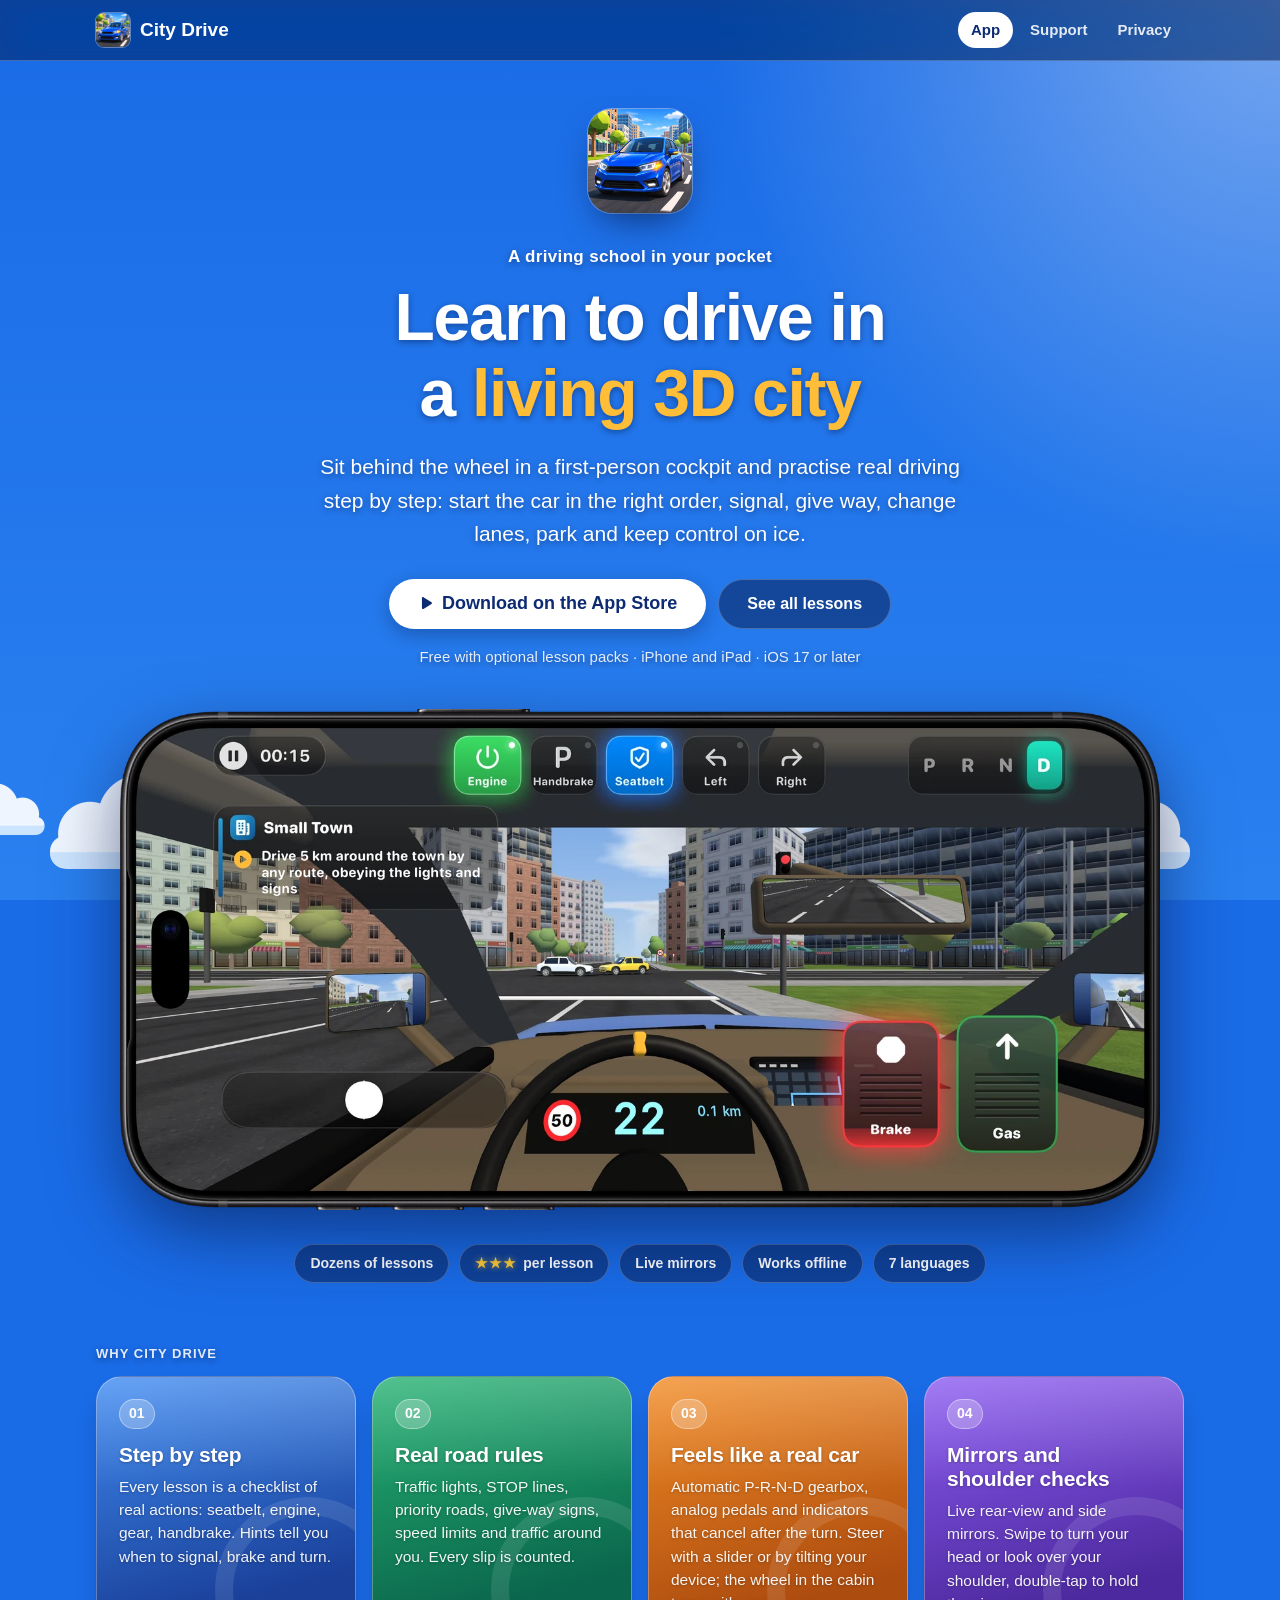
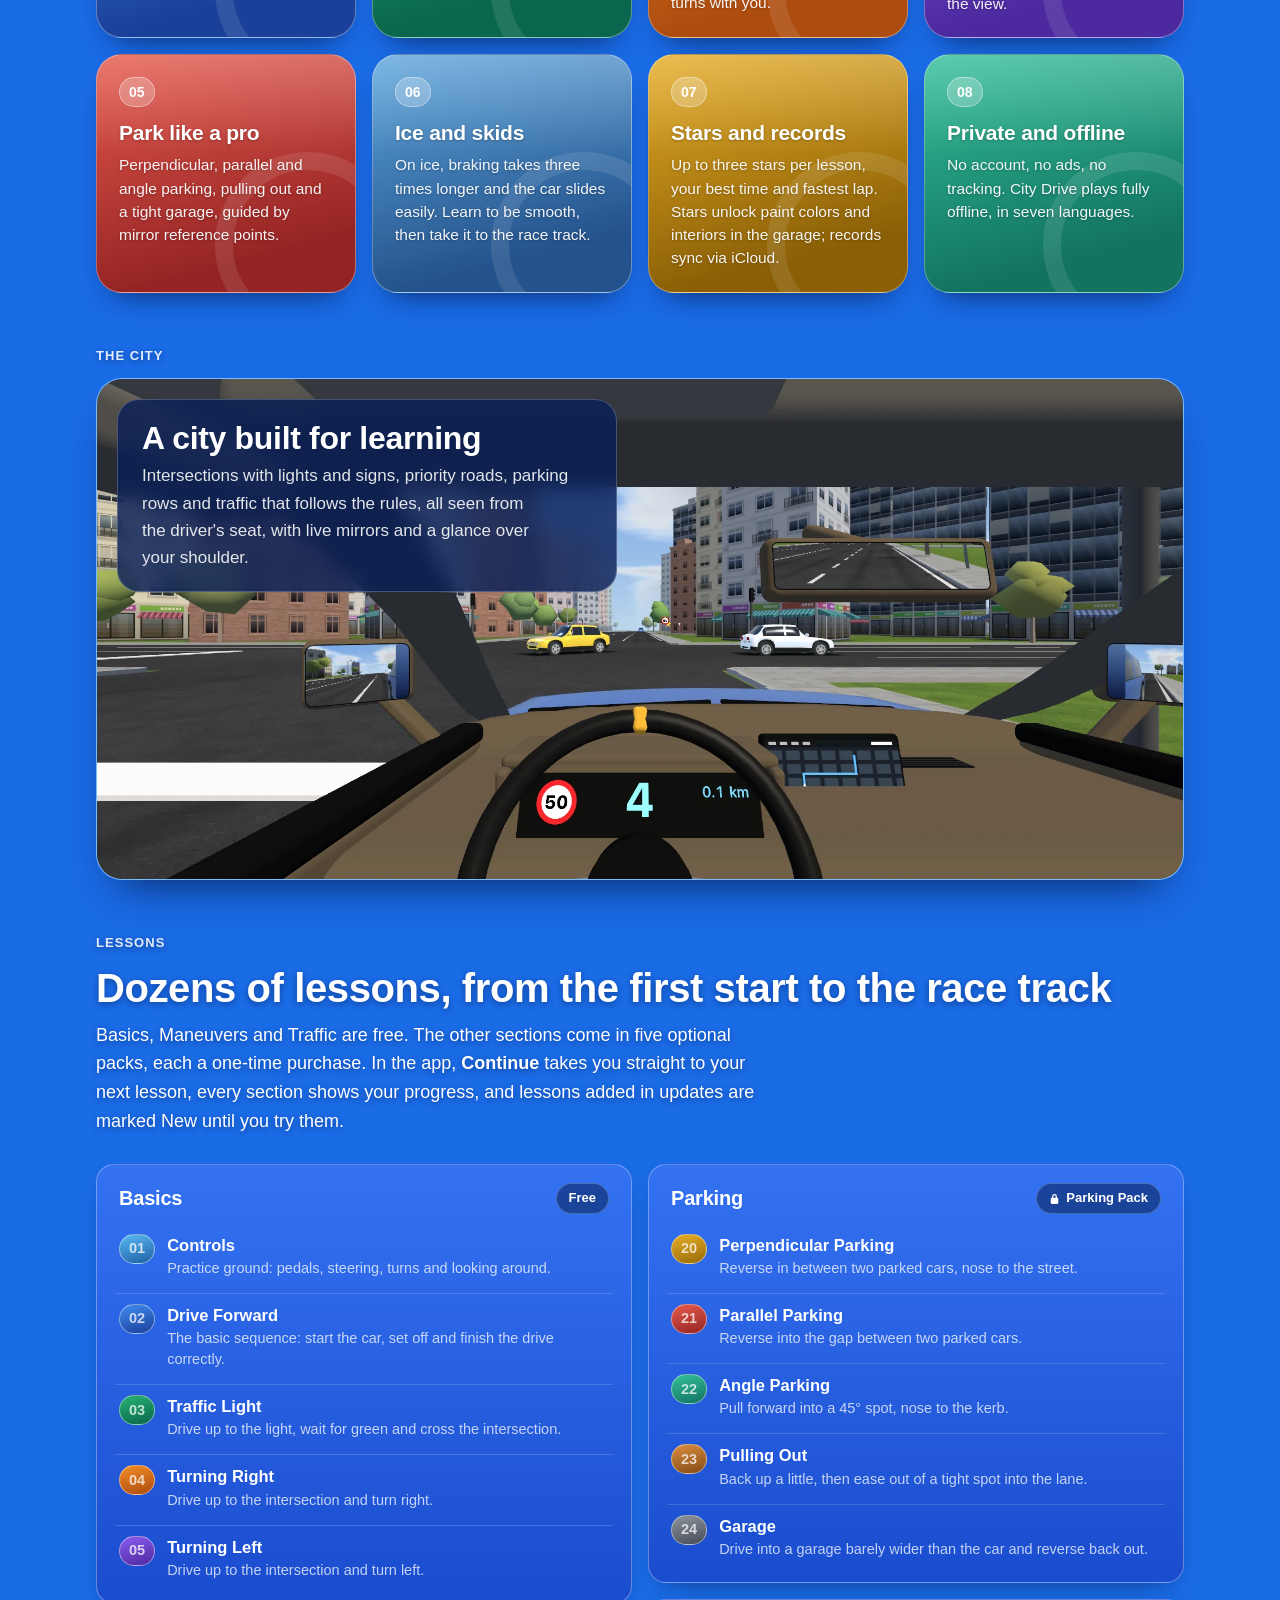
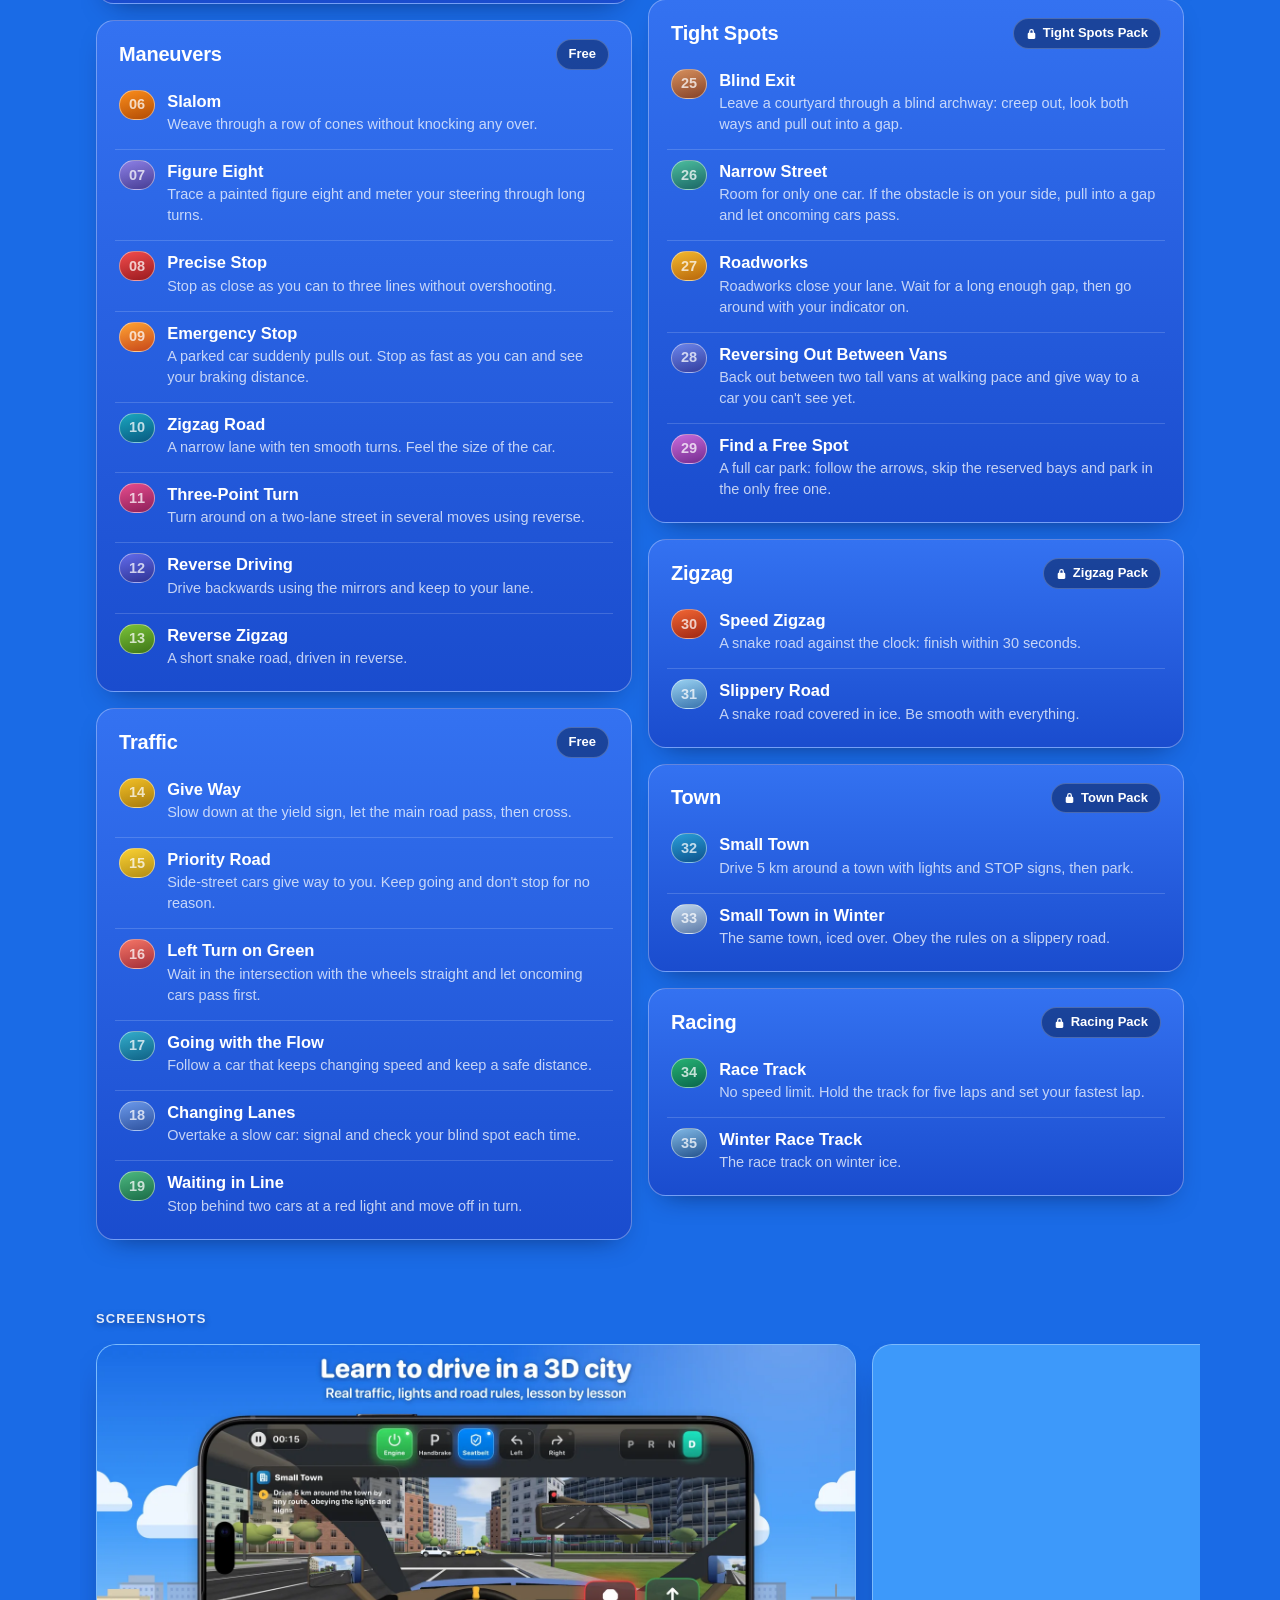
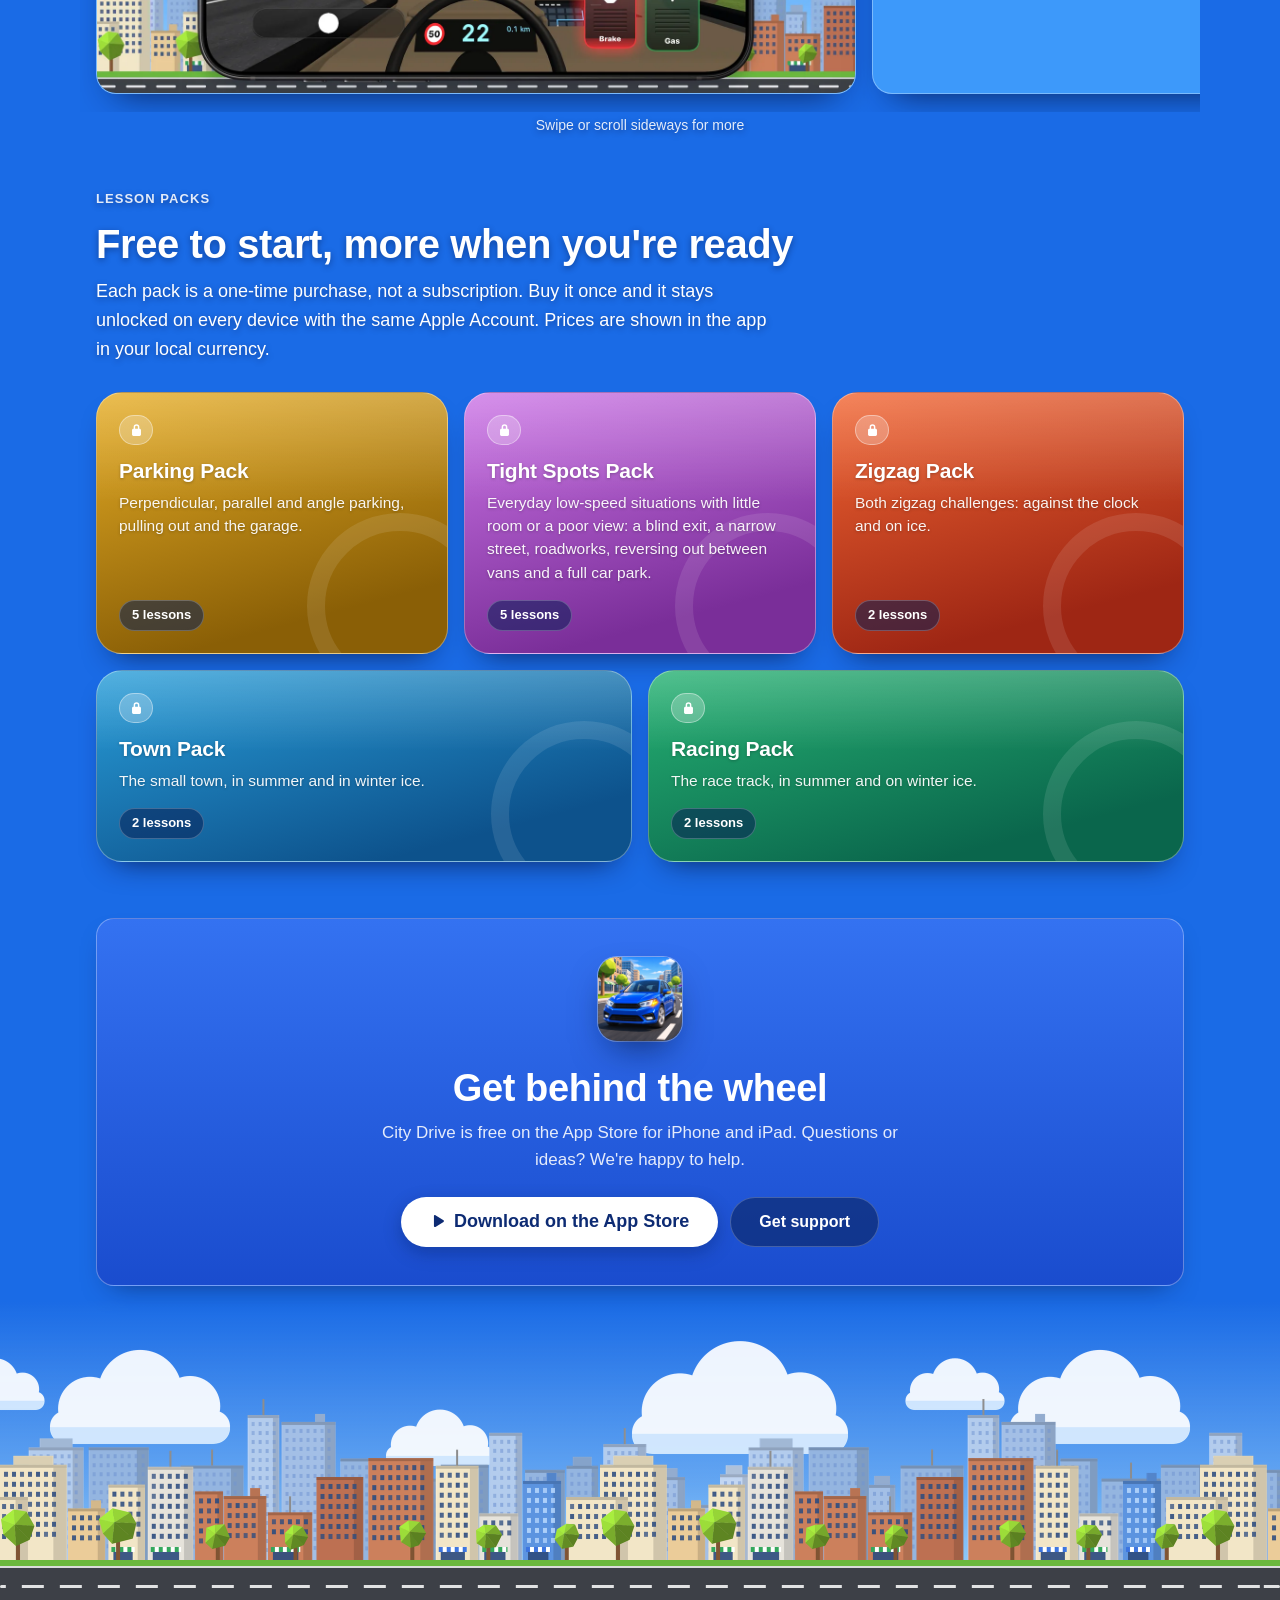
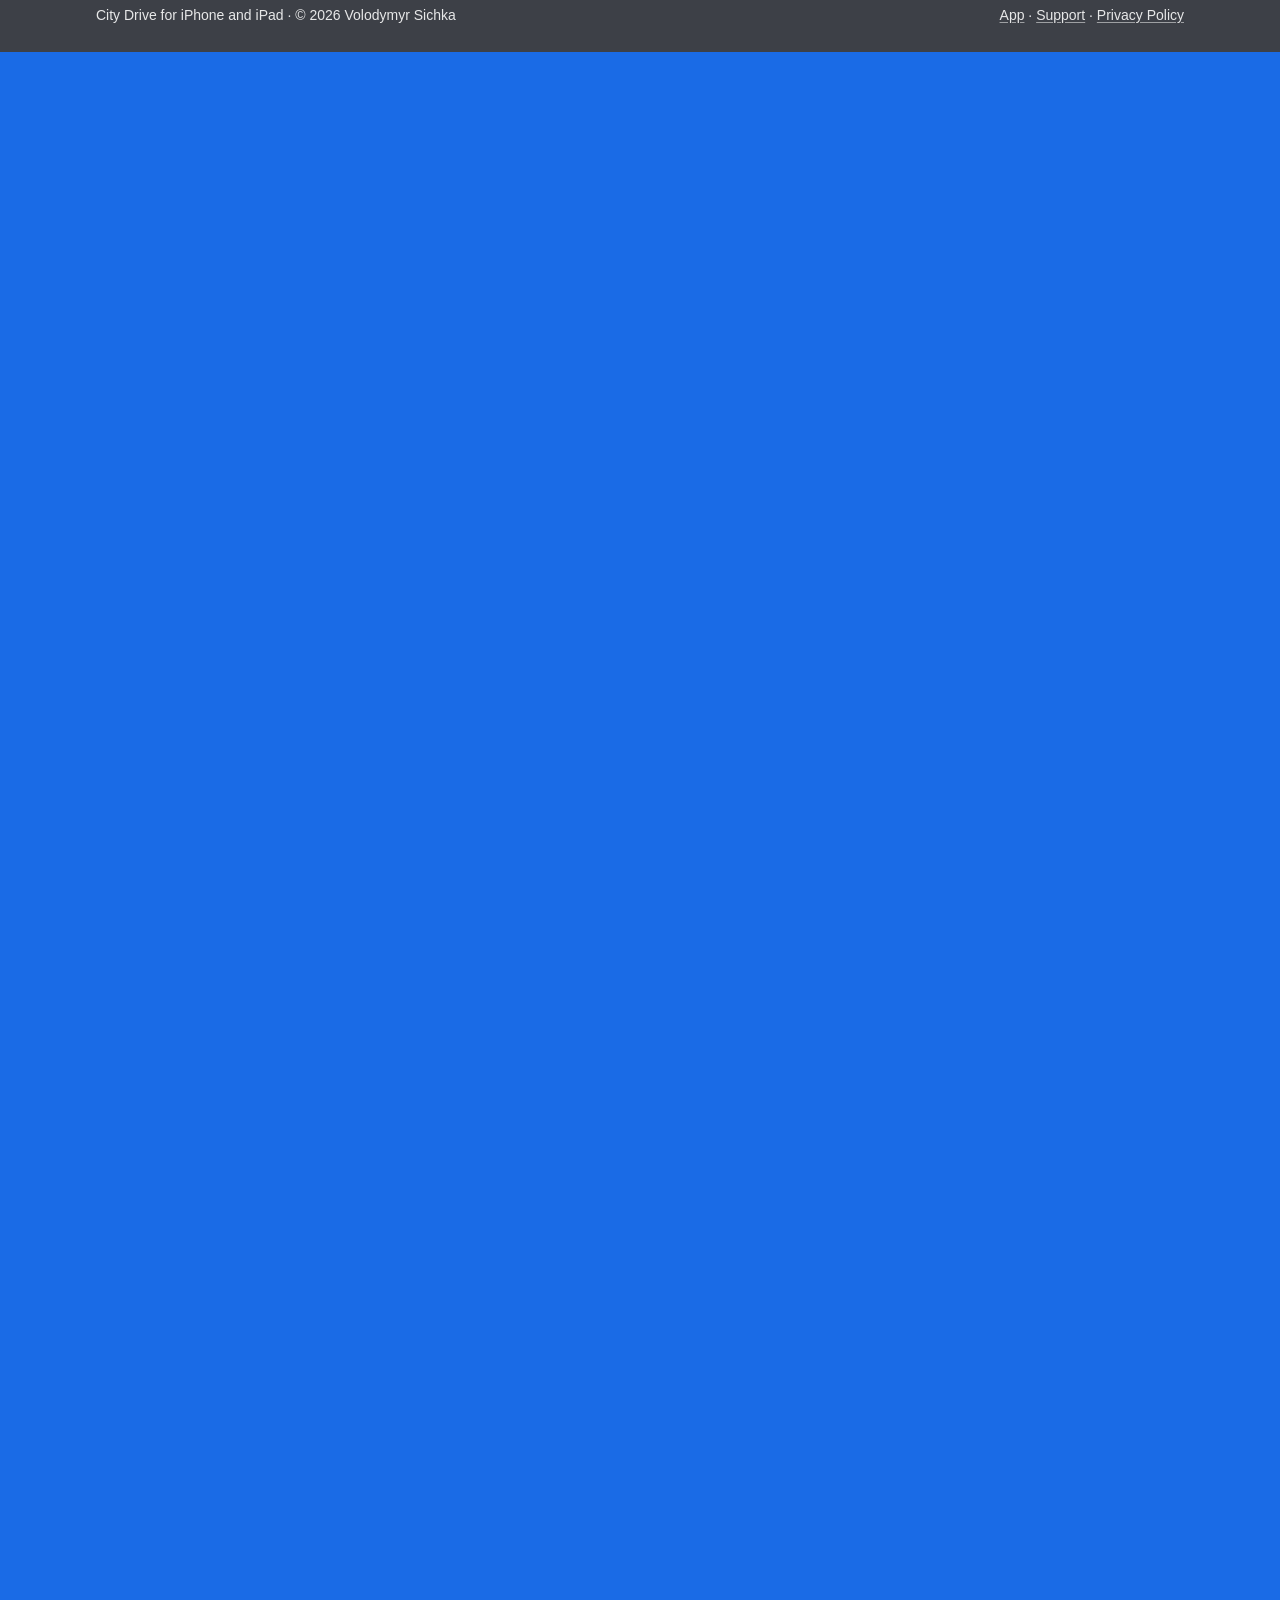
<file: index.html>
<!DOCTYPE html>
<html lang="en">
  <head>
    <meta charset="UTF-8" />
    <title>City Drive</title>
    <meta http-equiv="refresh" content="0; url=marketing.html" />
    <link rel="canonical" href="https://vybgss.github.io/city-drive-docs/marketing.html" />
    <link rel="icon" href="favicon.ico" sizes="any" />
    <link rel="icon" type="image/png" sizes="32x32" href="assets/favicon-32.png" />
    <link rel="apple-touch-icon" href="assets/apple-touch-icon.png" />
    <style>body { background: #1a6be6; color: #fff; font-family: -apple-system, sans-serif; } a { color: #fff; }</style>
  </head>
  <body>
    <p><a href="marketing.html">City Drive</a></p>
  </body>
</html>
</file>
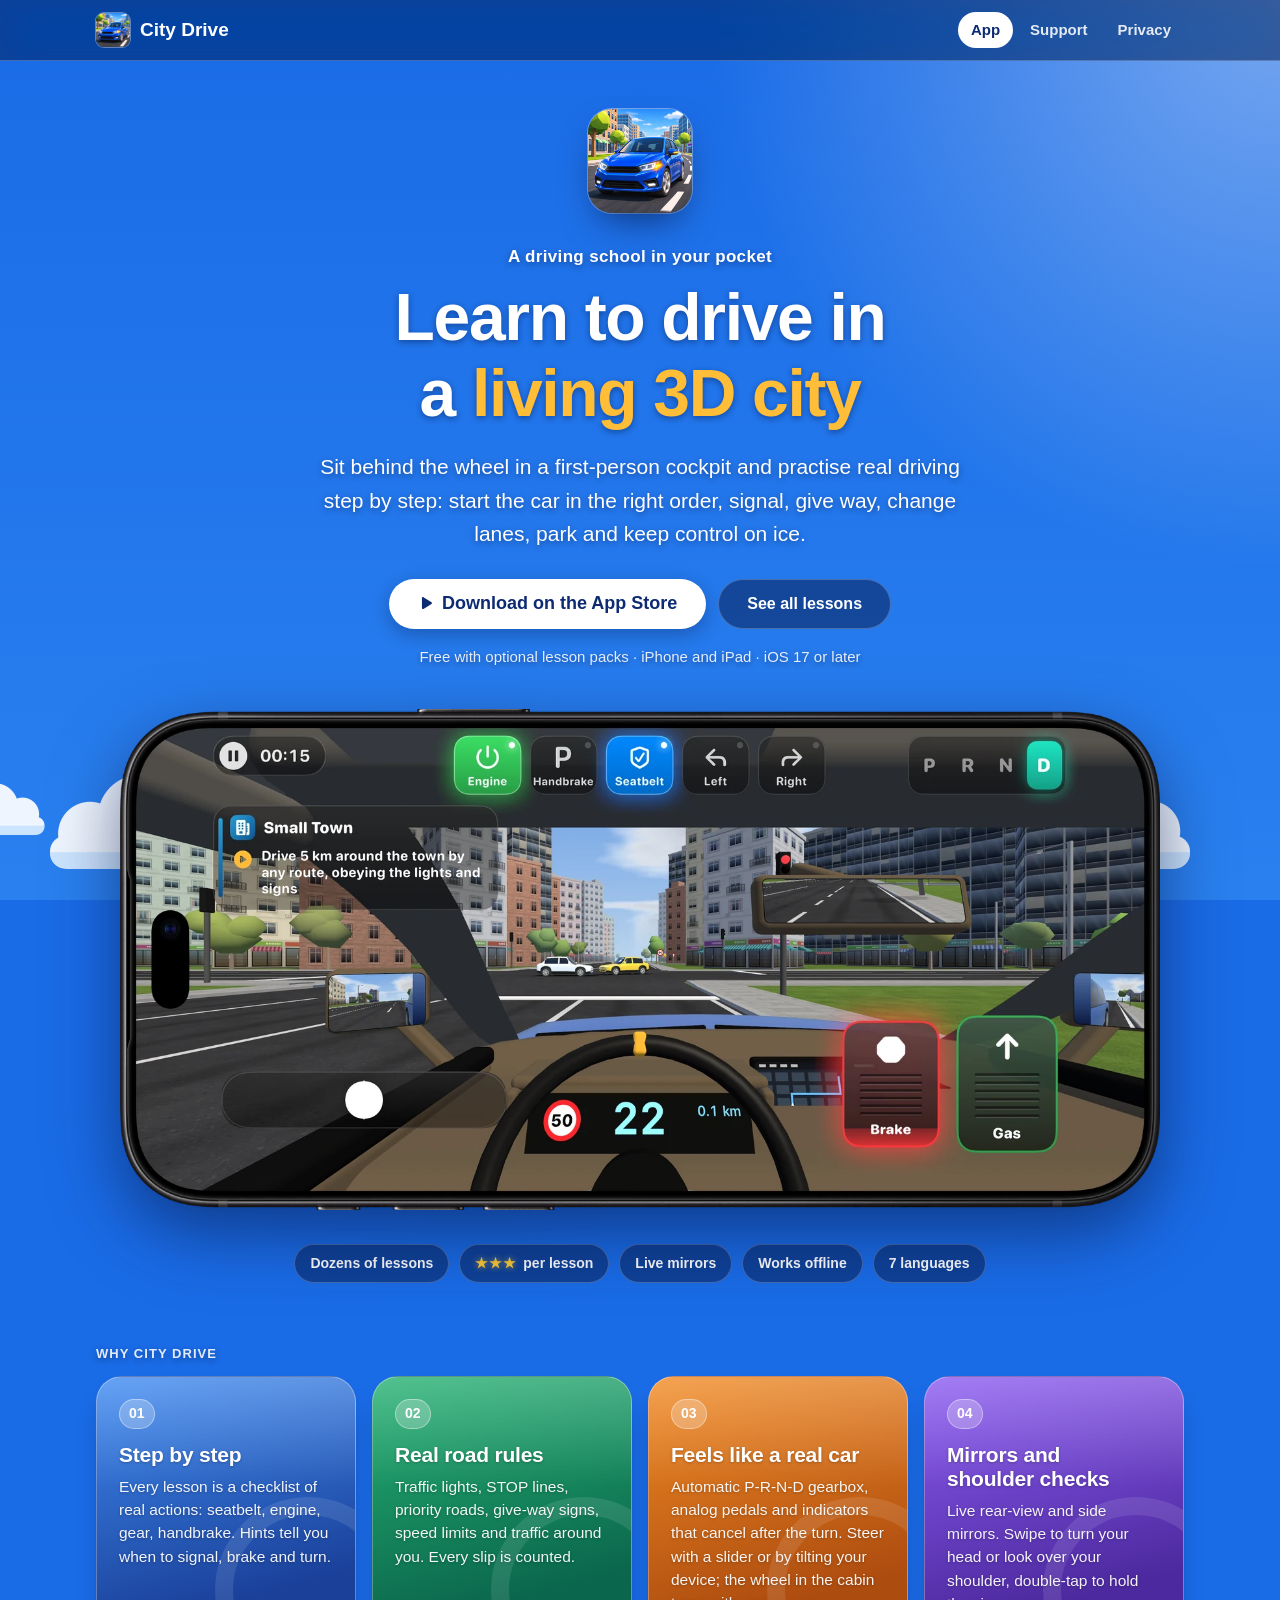
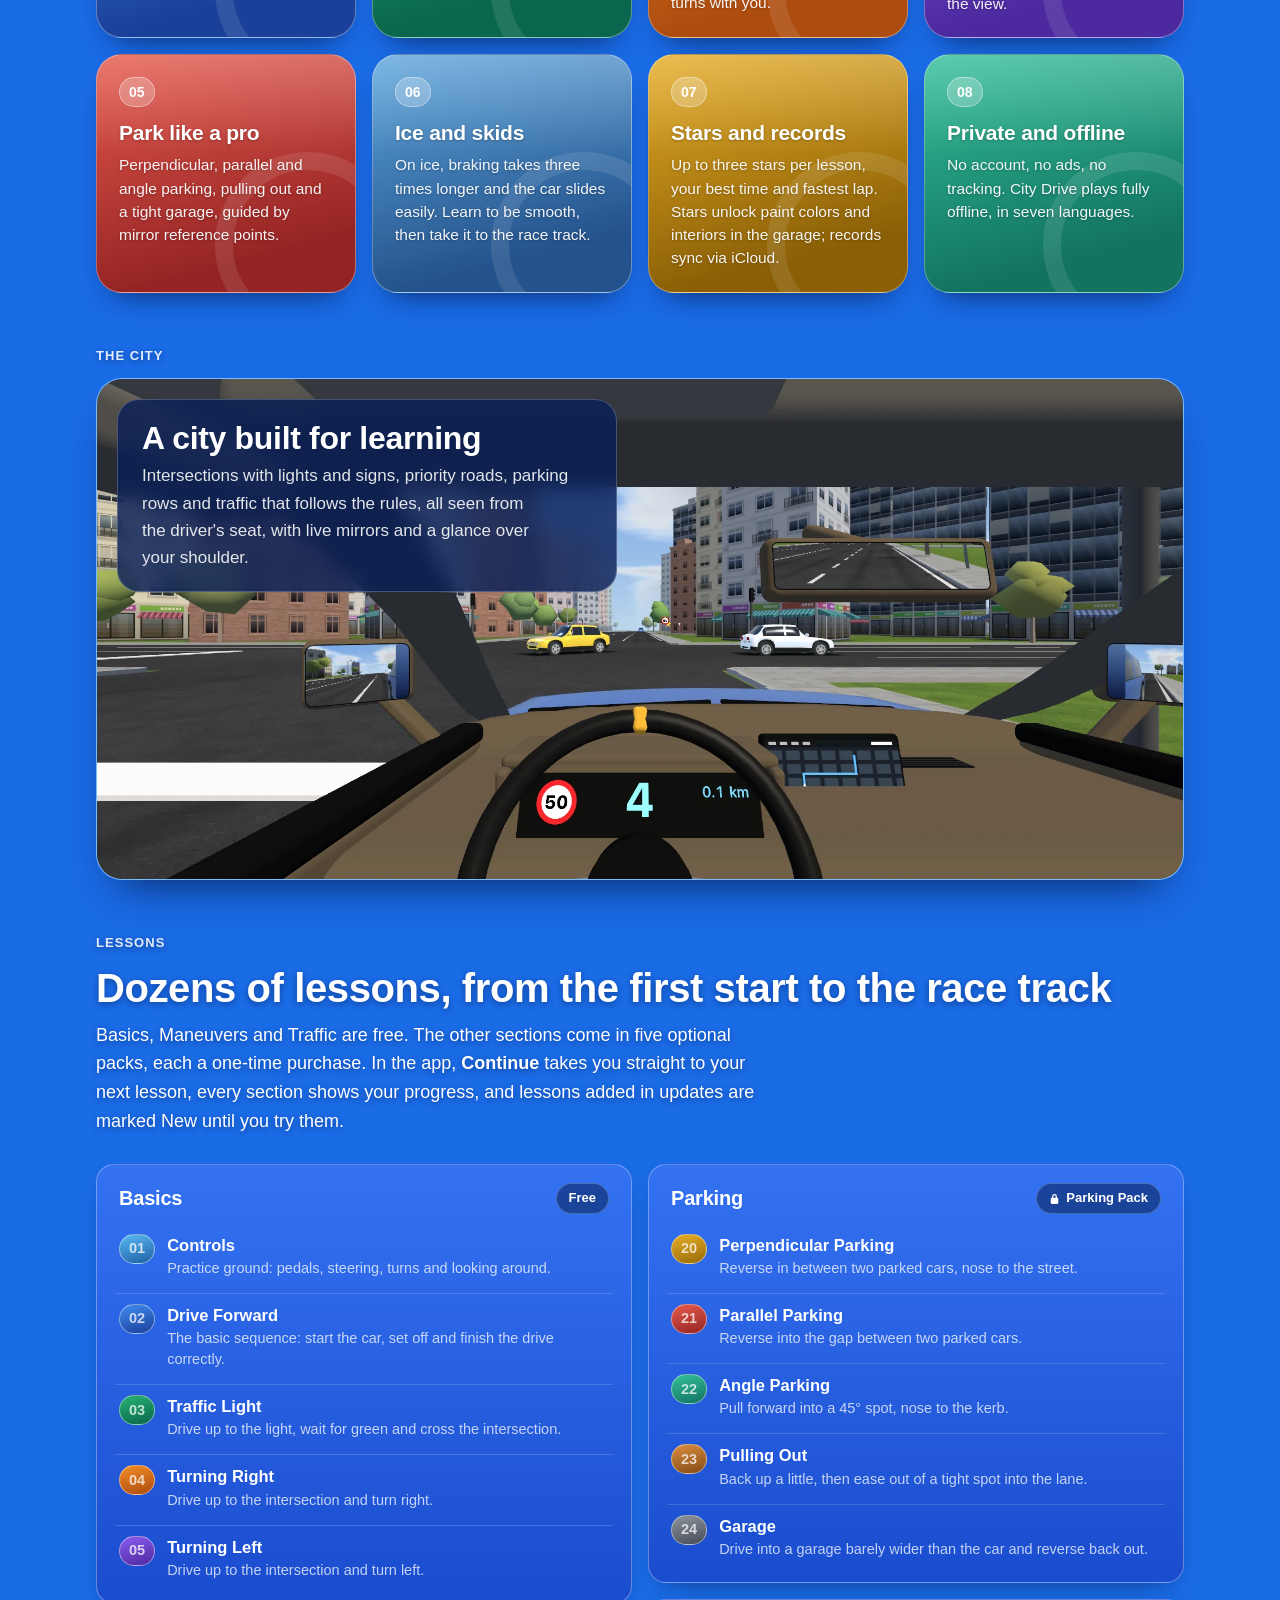
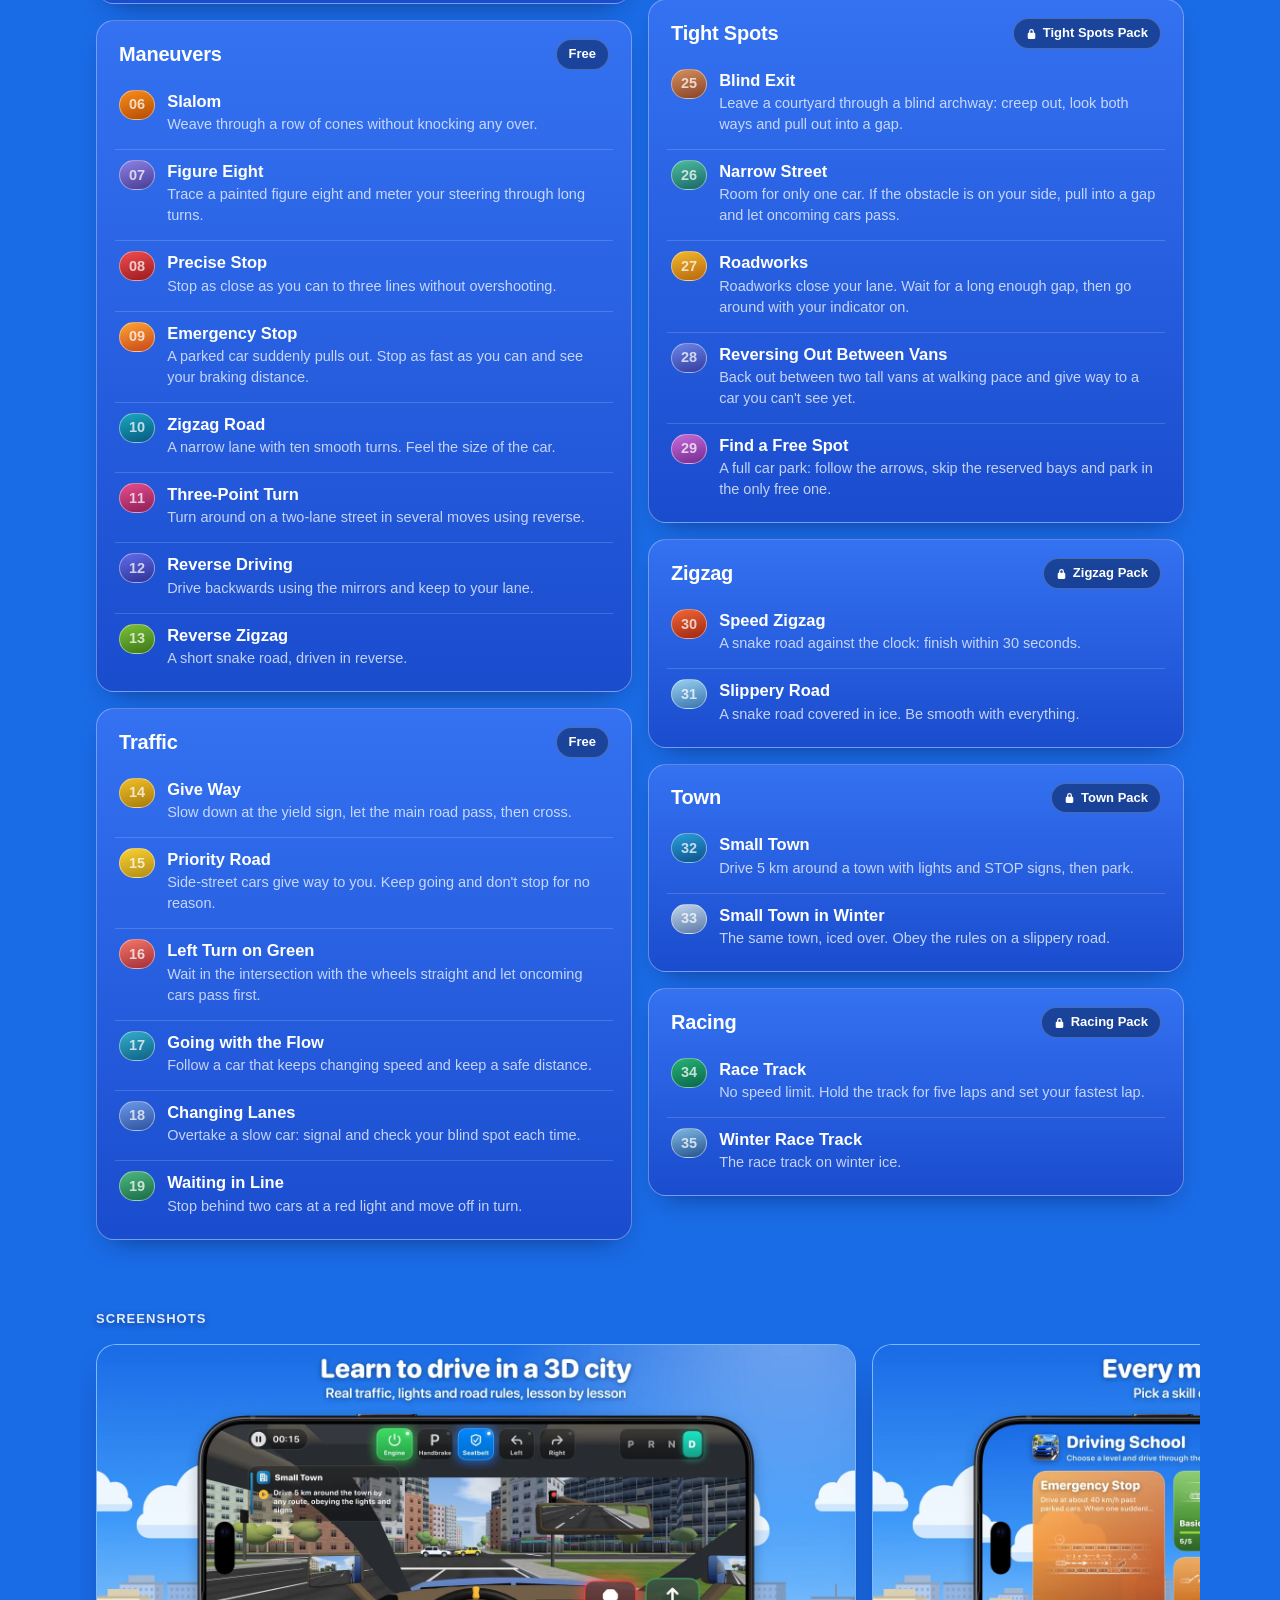
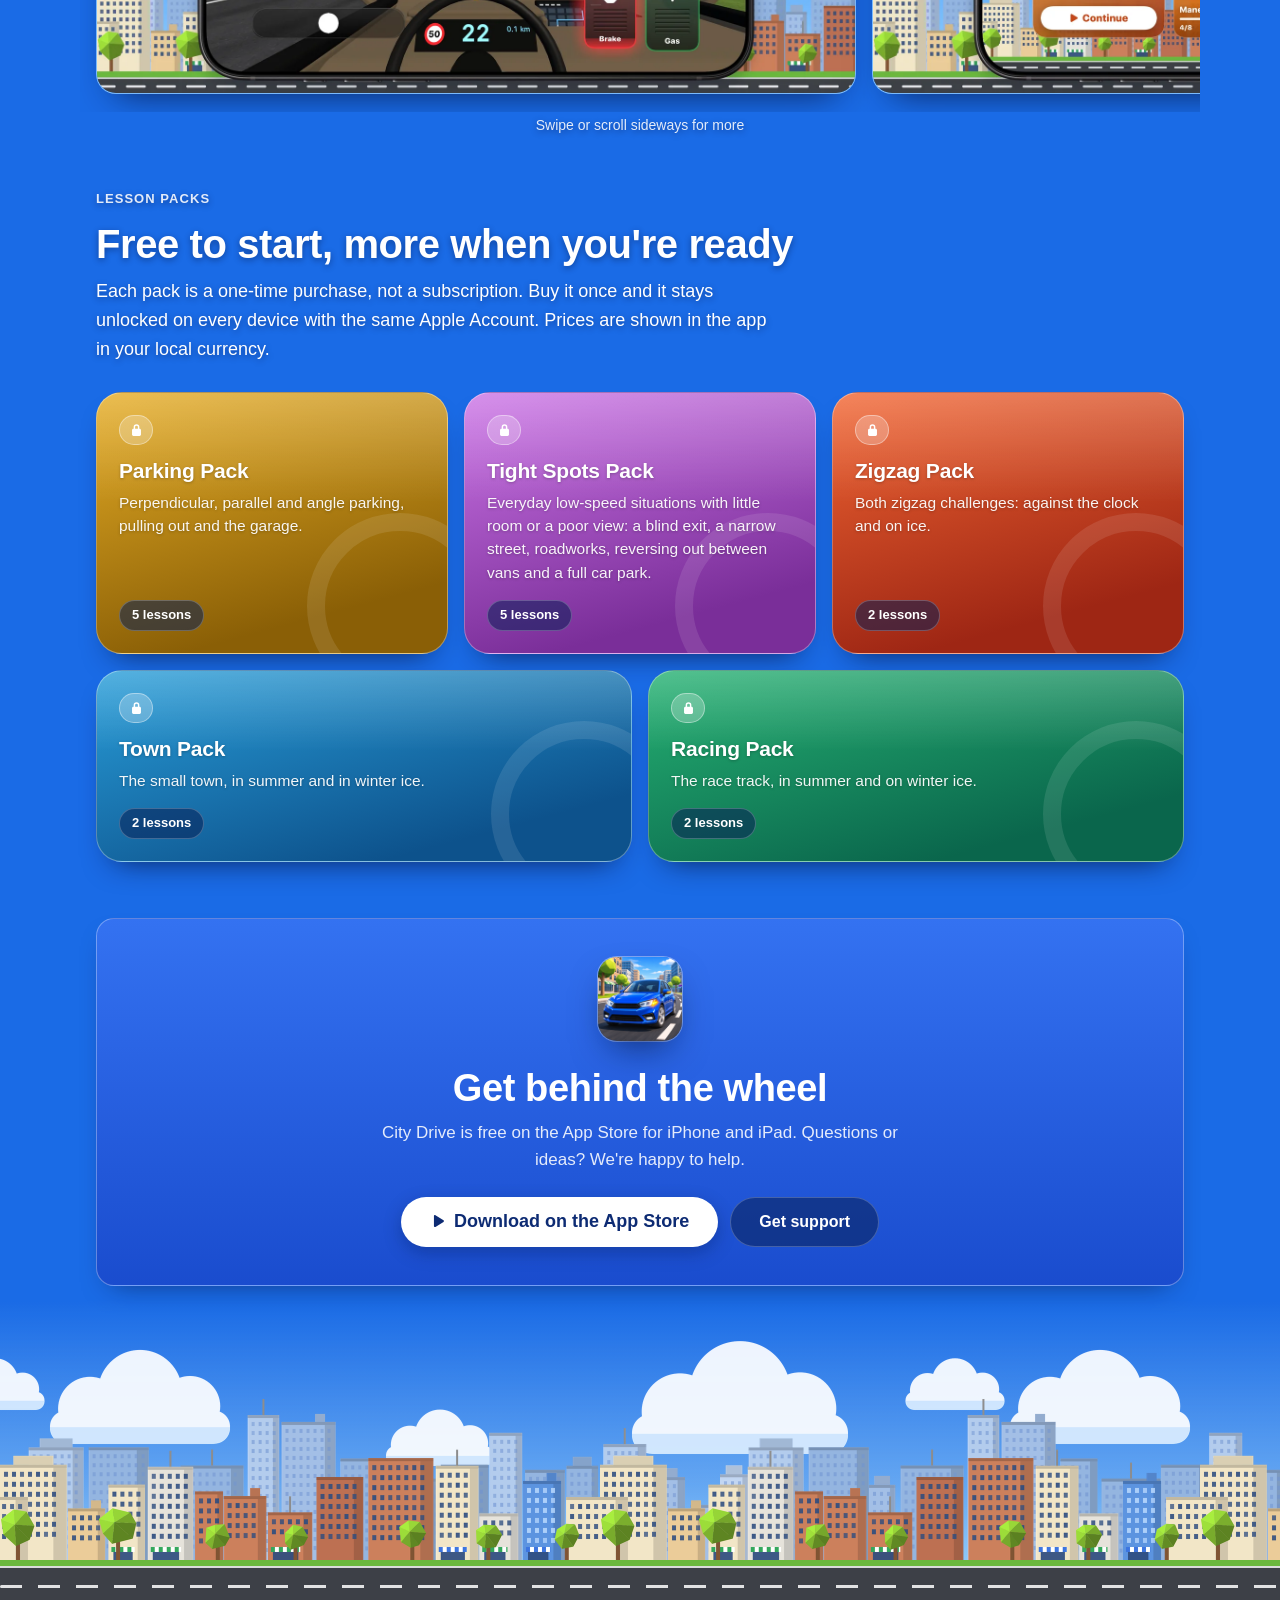
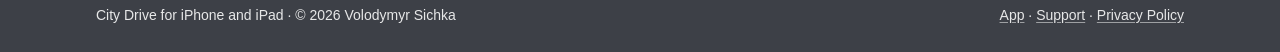
<file: marketing.html>
<!DOCTYPE html>
<html lang="en">
  <head>
    <meta charset="UTF-8" />
    <meta name="viewport" content="width=device-width, initial-scale=1.0" />
    <title>City Drive – Learn to drive in a living 3D city</title>
    <meta name="description" content="City Drive is a driving school for iPhone and iPad: dozens of step-by-step lessons in a 3D city with real road rules, live mirrors, analog pedals, parking, ice and a race track." />
    <meta name="theme-color" content="#1a6be6" />
    <meta name="color-scheme" content="light" />
    <meta name="apple-itunes-app" content="app-id=6784227072" />
    <meta property="og:type" content="website" />
    <meta property="og:title" content="City Drive – Learn to drive in a living 3D city" />
    <meta property="og:description" content="Dozens of step-by-step driving lessons in a 3D city with real road rules. For iPhone and iPad." />
    <meta property="og:image" content="https://vybgss.github.io/city-drive-docs/assets/og.jpg" />
    <meta property="og:image:width" content="1200" />
    <meta property="og:image:height" content="630" />
    <meta property="og:url" content="https://vybgss.github.io/city-drive-docs/marketing.html" />
    <meta name="twitter:card" content="summary_large_image" />
    <link rel="canonical" href="https://vybgss.github.io/city-drive-docs/marketing.html" />
    <link rel="icon" href="favicon.ico" sizes="any" />
    <link rel="icon" type="image/png" sizes="32x32" href="assets/favicon-32.png" />
    <link rel="apple-touch-icon" href="assets/apple-touch-icon.png" />
    <link rel="manifest" href="site.webmanifest" />
    <link rel="stylesheet" href="assets/style.css" />
  </head>
  <body>
    <svg width="0" height="0" style="position: absolute" aria-hidden="true">
      <symbol id="i-play" viewBox="0 0 16 16"><path d="M4.2 2.1c0-.8.9-1.3 1.6-.9l8.6 5.4c.6.4.6 1.4 0 1.8l-8.6 5.4c-.7.4-1.6-.1-1.6-.9V2.1z" /></symbol>
      <symbol id="i-lock" viewBox="0 0 16 16"><path d="M4.5 7V5a3.5 3.5 0 0 1 7 0v2h.3c.9 0 1.7.8 1.7 1.7v5.6c0 .9-.8 1.7-1.7 1.7H4.2c-.9 0-1.7-.8-1.7-1.7V8.7C2.5 7.8 3.3 7 4.2 7h.3zm1.8 0h3.4V5a1.7 1.7 0 0 0-3.4 0v2z" /></symbol>
    </svg>

    <header class="site-header">
      <div class="wrap wrap-wide">
        <a class="brand" href="marketing.html"><img src="assets/icon-180.png" alt="" /><span>City Drive</span></a>
        <nav class="nav" aria-label="Main">
          <a href="marketing.html" aria-current="page">App</a>
          <a href="support.html">Support</a>
          <a href="privacy-policy.html">Privacy</a>
        </nav>
      </div>
    </header>

    <main class="wrap wrap-wide">
      <section class="hero">
        <img class="app-icon" src="assets/icon-180.png" width="104" height="104" alt="City Drive app icon" />
        <p class="eyebrow">A driving school in your pocket</p>
        <h1>Learn to drive in a <span class="accent">living 3D city</span></h1>
        <p class="lead">Sit behind the wheel in a first-person cockpit and practise real driving step by step: start the car in the right order, signal, give way, change lanes, park and keep control on ice.</p>
        <div class="actions">
          <a class="button" href="https://apps.apple.com/app/id6784227072"><svg class="icon" aria-hidden="true"><use href="#i-play" /></svg>Download on the App Store</a>
          <a class="button glass" href="#lessons">See all lessons</a>
        </div>
        <p class="meta">Free with optional lesson packs · iPhone and iPad · iOS 17 or later</p>
        <div class="hero-shot">
          <img src="assets/cockpit.webp" width="1600" height="772" alt="City Drive on iPhone: the cockpit at a red light in Small Town, with the steering slider, Brake and Gas pedals, Engine, Handbrake, Seatbelt and indicator switches, the P-R-N-D selector and live mirrors" />
        </div>
        <ul class="facts">
          <li class="chip">Dozens of lessons</li>
          <li class="chip"><span class="stars" aria-hidden="true">★★★</span> per lesson</li>
          <li class="chip">Live mirrors</li>
          <li class="chip">Works offline</li>
          <li class="chip">7 languages</li>
        </ul>
      </section>

      <h2 class="section-label" id="features">Why City Drive</h2>
      <div class="features">
        <section class="level" style="--a: #408cf2; --b: #1a4099">
          <span class="badge">01</span>
          <h3>Step by step</h3>
          <p>Every lesson is a checklist of real actions: seatbelt, engine, gear, handbrake. Hints tell you when to signal, brake and turn.</p>
        </section>
        <section class="level" style="--a: #26b273; --b: #0a664c">
          <span class="badge">02</span>
          <h3>Real road rules</h3>
          <p>Traffic lights, STOP lines, priority roads, give-way signs, speed limits and traffic around you. Every slip is counted.</p>
        </section>
        <section class="level" style="--a: #f28c26; --b: #ad4c0f">
          <span class="badge">03</span>
          <h3>Feels like a real car</h3>
          <p>Automatic P-R-N-D gearbox, analog pedals and indicators that cancel after the turn. Steer with a slider or by tilting your device; the wheel in the cabin turns with you.</p>
        </section>
        <section class="level" style="--a: #8c5cf2; --b: #4c299e">
          <span class="badge">04</span>
          <h3>Mirrors and shoulder checks</h3>
          <p>Live rear-view and side mirrors. Swipe to turn your head or look over your shoulder, double-tap to hold the view.</p>
        </section>
        <section class="level" style="--a: #e6594c; --b: #942424">
          <span class="badge">05</span>
          <h3>Park like a pro</h3>
          <p>Perpendicular, parallel and angle parking, pulling out and a tight garage, guided by mirror reference points.</p>
        </section>
        <section class="level" style="--a: #5ea6dc; --b: #24528c">
          <span class="badge">06</span>
          <h3>Ice and skids</h3>
          <p>On ice, braking takes three times longer and the car slides easily. Learn to be smooth, then take it to the race track.</p>
        </section>
        <section class="level" style="--a: #e6ad26; --b: #8a5f06">
          <span class="badge">07</span>
          <h3>Stars and records</h3>
          <p>Up to three stars per lesson, your best time and fastest lap. Stars unlock paint colors and interiors in the garage; records sync via iCloud.</p>
        </section>
        <section class="level" style="--a: #33bf99; --b: #127361">
          <span class="badge">08</span>
          <h3>Private and offline</h3>
          <p>No account, no ads, no tracking. City Drive plays fully offline, in seven languages.</p>
        </section>
      </div>

      <h2 class="section-label">The city</h2>
      <figure class="city-shot">
        <img src="assets/city.webp" width="2000" height="921" loading="lazy" alt="Small Town from the driver's seat: cars crossing an intersection with traffic lights, seen past the dashboard, the steering wheel and the live mirrors" />
        <figcaption>
          <h2>A city built for learning</h2>
          <p>Intersections with lights and signs, priority roads, parking rows and traffic that follows the rules, all seen from the driver's seat, with live mirrors and a glance over your shoulder.</p>
        </figcaption>
      </figure>

      <h2 class="section-label" id="lessons">Lessons</h2>
      <h2 class="section-title">Dozens of lessons, from the first start to the race track</h2>
      <p class="section-intro">Basics, Maneuvers and Traffic are free. The other sections come in five optional packs, each a one-time purchase. In the app, <strong>Continue</strong> takes you straight to your next lesson, every section shows your progress, and lessons added in updates are marked New until you try them.</p>
      <div class="groups">
        <section class="card group">
          <div class="group-head"><h3>Basics</h3><span class="chip">Free</span></div>
          <ol class="lessons">
            <li class="lesson" style="--a: #59b8f2; --b: #1f61a6"><span class="badge">01</span><b>Controls</b><span>Practice ground: pedals, steering, turns and looking around.</span></li>
            <li class="lesson" style="--a: #408cf2; --b: #1a4099"><span class="badge">02</span><b>Drive Forward</b><span>The basic sequence: start the car, set off and finish the drive correctly.</span></li>
            <li class="lesson" style="--a: #26b273; --b: #0a664c"><span class="badge">03</span><b>Traffic Light</b><span>Drive up to the light, wait for green and cross the intersection.</span></li>
            <li class="lesson" style="--a: #f28c26; --b: #ad4c0f"><span class="badge">04</span><b>Turning Right</b><span>Drive up to the intersection and turn right.</span></li>
            <li class="lesson" style="--a: #8c5cf2; --b: #4c299e"><span class="badge">05</span><b>Turning Left</b><span>Drive up to the intersection and turn left.</span></li>
          </ol>
        </section>
        <section class="card group">
          <div class="group-head"><h3>Maneuvers</h3><span class="chip">Free</span></div>
          <ol class="lessons" start="6">
            <li class="lesson" style="--a: #fa8c1a; --b: #b24c05"><span class="badge">06</span><b>Slalom</b><span>Weave through a row of cones without knocking any over.</span></li>
            <li class="lesson" style="--a: #8c80e6; --b: #473d94"><span class="badge">07</span><b>Figure Eight</b><span>Trace a painted figure eight and meter your steering through long turns.</span></li>
            <li class="lesson" style="--a: #f24c4c; --b: #991a1f"><span class="badge">08</span><b>Precise Stop</b><span>Stop as close as you can to three lines without overshooting.</span></li>
            <li class="lesson" style="--a: #ffa333; --b: #c7471a"><span class="badge">09</span><b>Emergency Stop</b><span>A parked car suddenly pulls out. Stop as fast as you can and see your braking distance.</span></li>
            <li class="lesson" style="--a: #1aa6bf; --b: #085980"><span class="badge">10</span><b>Zigzag Road</b><span>A narrow lane with ten smooth turns. Feel the size of the car.</span></li>
            <li class="lesson" style="--a: #e64c8c; --b: #8c1f59"><span class="badge">11</span><b>Three-Point Turn</b><span>Turn around on a two-lane street in several moves using reverse.</span></li>
            <li class="lesson" style="--a: #616beb; --b: #2e3394"><span class="badge">12</span><b>Reverse Driving</b><span>Drive backwards using the mirrors and keep to your lane.</span></li>
            <li class="lesson" style="--a: #7ac238; --b: #3d7517"><span class="badge">13</span><b>Reverse Zigzag</b><span>A short snake road, driven in reverse.</span></li>
          </ol>
        </section>
        <section class="card group">
          <div class="group-head"><h3>Traffic</h3><span class="chip">Free</span></div>
          <ol class="lessons" start="14">
            <li class="lesson" style="--a: #f2bf26; --b: #a67a0d"><span class="badge">14</span><b>Give Way</b><span>Slow down at the yield sign, let the main road pass, then cross.</span></li>
            <li class="lesson" style="--a: #fad133; --b: #b28c14"><span class="badge">15</span><b>Priority Road</b><span>Side-street cars give way to you. Keep going and don't stop for no reason.</span></li>
            <li class="lesson" style="--a: #f57566; --b: #a32e38"><span class="badge">16</span><b>Left Turn on Green</b><span>Wait in the intersection with the wheels straight and let oncoming cars pass first.</span></li>
            <li class="lesson" style="--a: #33adcc; --b: #0f6185"><span class="badge">17</span><b>Going with the Flow</b><span>Follow a car that keeps changing speed and keep a safe distance.</span></li>
            <li class="lesson" style="--a: #6b99eb; --b: #2e529e"><span class="badge">18</span><b>Changing Lanes</b><span>Overtake a slow car: signal and check your blind spot each time.</span></li>
            <li class="lesson" style="--a: #4cb880; --b: #1a6b47"><span class="badge">19</span><b>Waiting in Line</b><span>Stop behind two cars at a red light and move off in turn.</span></li>
          </ol>
        </section>
        <section class="card group">
          <div class="group-head"><h3>Parking</h3><span class="chip"><svg class="icon" aria-hidden="true"><use href="#i-lock" /></svg>Parking Pack</span></div>
          <ol class="lessons" start="20">
            <li class="lesson" style="--a: #e6ad26; --b: #996b0a"><span class="badge">20</span><b>Perpendicular Parking</b><span>Reverse in between two parked cars, nose to the street.</span></li>
            <li class="lesson" style="--a: #e6594c; --b: #942424"><span class="badge">21</span><b>Parallel Parking</b><span>Reverse into the gap between two parked cars.</span></li>
            <li class="lesson" style="--a: #33bf99; --b: #127361"><span class="badge">22</span><b>Angle Parking</b><span>Pull forward into a 45° spot, nose to the kerb.</span></li>
            <li class="lesson" style="--a: #d98c40; --b: #854c14"><span class="badge">23</span><b>Pulling Out</b><span>Back up a little, then ease out of a tight spot into the lane.</span></li>
            <li class="lesson" style="--a: #8c949e; --b: #474c57"><span class="badge">24</span><b>Garage</b><span>Drive into a garage barely wider than the car and reverse back out.</span></li>
          </ol>
        </section>
        <section class="card group">
          <div class="group-head"><h3>Tight Spots</h3><span class="chip"><svg class="icon" aria-hidden="true"><use href="#i-lock" /></svg>Tight Spots Pack</span></div>
          <ol class="lessons" start="25">
            <li class="lesson" style="--a: #d68f5c; --b: #854229"><span class="badge">25</span><b>Blind Exit</b><span>Leave a courtyard through a blind archway: creep out, look both ways and pull out into a gap.</span></li>
            <li class="lesson" style="--a: #4cbd9e; --b: #1a6666"><span class="badge">26</span><b>Narrow Street</b><span>Room for only one car. If the obstacle is on your side, pull into a gap and let oncoming cars pass.</span></li>
            <li class="lesson" style="--a: #f2b82e; --b: #b8660a"><span class="badge">27</span><b>Roadworks</b><span>Roadworks close your lane. Wait for a long enough gap, then go around with your indicator on.</span></li>
            <li class="lesson" style="--a: #6b85eb; --b: #333d9e"><span class="badge">28</span><b>Reversing Out Between Vans</b><span>Back out between two tall vans at walking pace and give way to a car you can't see yet.</span></li>
            <li class="lesson" style="--a: #c76bdb; --b: #752b8f"><span class="badge">29</span><b>Find a Free Spot</b><span>A full car park: follow the arrows, skip the reserved bays and park in the only free one.</span></li>
          </ol>
        </section>
        <section class="card group">
          <div class="group-head"><h3>Zigzag</h3><span class="chip"><svg class="icon" aria-hidden="true"><use href="#i-lock" /></svg>Zigzag Pack</span></div>
          <ol class="lessons" start="30">
            <li class="lesson" style="--a: #f26633; --b: #9e2614"><span class="badge">30</span><b>Speed Zigzag</b><span>A snake road against the clock: finish within 30 seconds.</span></li>
            <li class="lesson" style="--a: #99d1f2; --b: #3873ad"><span class="badge">31</span><b>Slippery Road</b><span>A snake road covered in ice. Be smooth with everything.</span></li>
          </ol>
        </section>
        <section class="card group">
          <div class="group-head"><h3>Town</h3><span class="chip"><svg class="icon" aria-hidden="true"><use href="#i-lock" /></svg>Town Pack</span></div>
          <ol class="lessons" start="32">
            <li class="lesson" style="--a: #299ed9; --b: #0d528c"><span class="badge">32</span><b>Small Town</b><span>Drive 5 km around a town with lights and STOP signs, then park.</span></li>
            <li class="lesson" style="--a: #bfd6ed; --b: #5c7aa8"><span class="badge">33</span><b>Small Town in Winter</b><span>The same town, iced over. Obey the rules on a slippery road.</span></li>
          </ol>
        </section>
        <section class="card group">
          <div class="group-head"><h3>Racing</h3><span class="chip"><svg class="icon" aria-hidden="true"><use href="#i-lock" /></svg>Racing Pack</span></div>
          <ol class="lessons" start="34">
            <li class="lesson" style="--a: #26b273; --b: #0a664c"><span class="badge">34</span><b>Race Track</b><span>No speed limit. Hold the track for five laps and set your fastest lap.</span></li>
            <li class="lesson" style="--a: #80b8e6; --b: #24528c"><span class="badge">35</span><b>Winter Race Track</b><span>The race track on winter ice.</span></li>
          </ol>
        </section>
      </div>

      <h2 class="section-label">Screenshots</h2>
      <div class="screens" tabindex="0" aria-label="Screenshots, scroll sideways">
        <img src="assets/screens/screen-1.webp" width="1600" height="736" alt="Learn to drive in a 3D city: braking for a red light in Small Town as cars cross the intersection" />
        <img src="assets/screens/screen-2.webp" width="1600" height="736" loading="lazy" alt="Every move mapped out: the main screen with the Continue card and a tile for each section of lessons" />
        <img src="assets/screens/screen-3.webp" width="1600" height="736" loading="lazy" alt="An instructor at your side: slowing for the STOP line with the right indicator on before a right turn" />
        <img src="assets/screens/screen-4.webp" width="1600" height="736" loading="lazy" alt="Real mirrors, real traffic: moving back into the right lane, the overtaken car in the mirror" />
        <img src="assets/screens/screen-5.webp" width="1600" height="736" loading="lazy" alt="Master tight spots: driving around roadworks in the oncoming lane while a van waits ahead" />
        <img src="assets/screens/screen-6.webp" width="1600" height="736" loading="lazy" alt="Drive on ice and snow: Small Town in Winter" />
        <img src="assets/screens/screen-7.webp" width="1600" height="736" loading="lazy" alt="Tilt to steer: the race track, with the wheel in the cabin turned" />
        <img src="assets/screens/screen-8.webp" width="1600" height="736" loading="lazy" alt="Make the car yours: paint colors and interiors in the garage" />
      </div>
      <p class="swipe-hint">Swipe or scroll sideways for more</p>

      <h2 class="section-label">Lesson packs</h2>
      <h2 class="section-title">Free to start, more when you're ready</h2>
      <p class="section-intro">Each pack is a one-time purchase, not a subscription. Buy it once and it stays unlocked on every device with the same Apple Account. Prices are shown in the app in your local currency.</p>
      <div class="packs">
        <section class="level pack" style="--a: #e6ad26; --b: #8a5f06">
          <span class="badge"><svg class="icon" aria-hidden="true"><use href="#i-lock" /></svg></span>
          <h3>Parking Pack</h3>
          <p>Perpendicular, parallel and angle parking, pulling out and the garage.</p>
          <span class="chip">5 lessons</span>
        </section>
        <section class="level pack" style="--a: #cc75e6; --b: #7a2e99">
          <span class="badge"><svg class="icon" aria-hidden="true"><use href="#i-lock" /></svg></span>
          <h3>Tight Spots Pack</h3>
          <p>Everyday low-speed situations with little room or a poor view: a blind exit, a narrow street, roadworks, reversing out between vans and a full car park.</p>
          <span class="chip">5 lessons</span>
        </section>
        <section class="level pack" style="--a: #f26633; --b: #9e2614">
          <span class="badge"><svg class="icon" aria-hidden="true"><use href="#i-lock" /></svg></span>
          <h3>Zigzag Pack</h3>
          <p>Both zigzag challenges: against the clock and on ice.</p>
          <span class="chip">2 lessons</span>
        </section>
        <section class="level pack" style="--a: #299ed9; --b: #0d528c">
          <span class="badge"><svg class="icon" aria-hidden="true"><use href="#i-lock" /></svg></span>
          <h3>Town Pack</h3>
          <p>The small town, in summer and in winter ice.</p>
          <span class="chip">2 lessons</span>
        </section>
        <section class="level pack" style="--a: #26b273; --b: #0a664c">
          <span class="badge"><svg class="icon" aria-hidden="true"><use href="#i-lock" /></svg></span>
          <h3>Racing Pack</h3>
          <p>The race track, in summer and on winter ice.</p>
          <span class="chip">2 lessons</span>
        </section>
      </div>

      <section class="card cta">
        <img class="app-icon" src="assets/icon-180.png" width="84" height="84" alt="" />
        <h2>Get behind the wheel</h2>
        <p>City Drive is free on the App Store for iPhone and iPad. Questions or ideas? We're happy to help.</p>
        <div class="actions">
          <a class="button" href="https://apps.apple.com/app/id6784227072"><svg class="icon" aria-hidden="true"><use href="#i-play" /></svg>Download on the App Store</a>
          <a class="button glass" href="support.html">Get support</a>
        </div>
      </section>
    </main>

    <footer class="site-footer">
      <div class="city" aria-hidden="true"><div class="clouds"></div><div class="skyline far"></div><div class="skyline near"></div><div class="grass"></div><div class="road"></div></div>
      <div class="footer-bar">
        <div class="wrap wrap-wide">
          <span>City Drive for iPhone and iPad · © 2026 Volodymyr Sichka</span>
          <span><a href="marketing.html">App</a> · <a href="support.html">Support</a> · <a href="privacy-policy.html">Privacy Policy</a></span>
        </div>
      </div>
    </footer>
  </body>
</html>
</file>
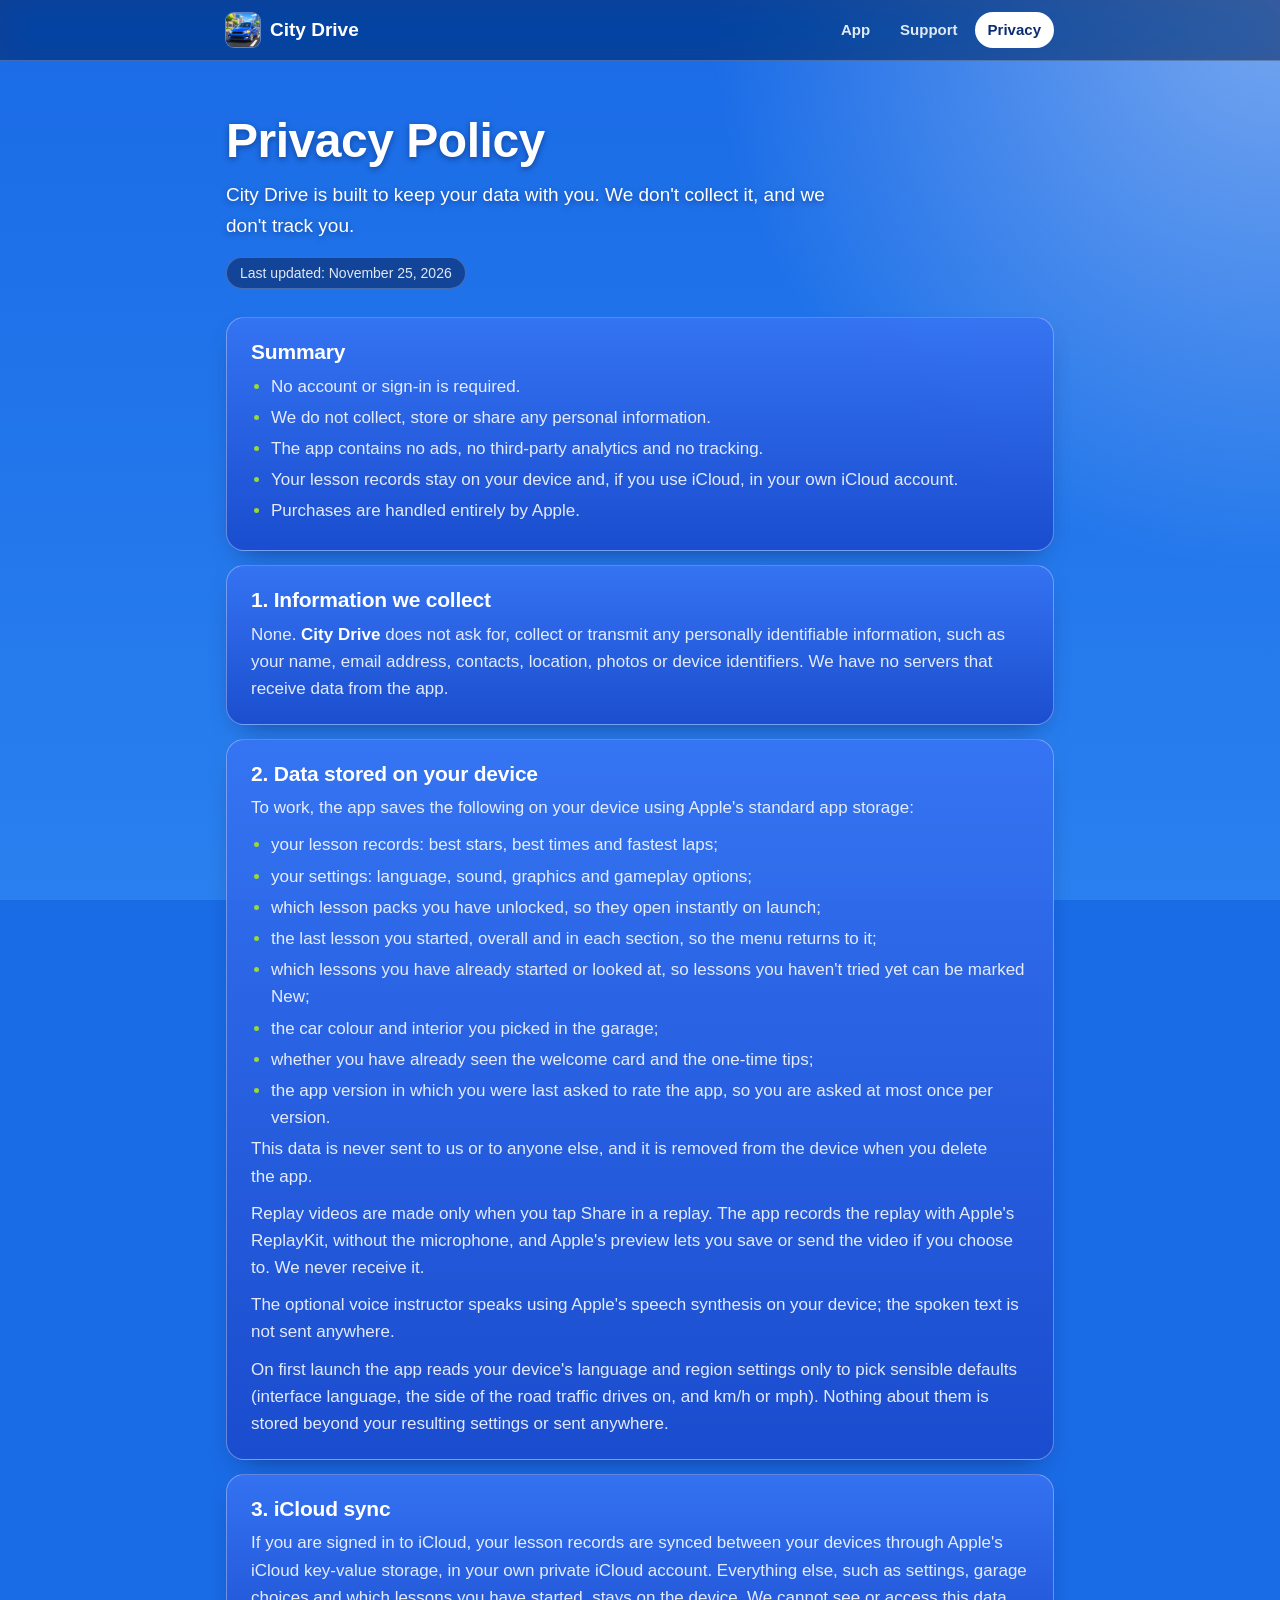
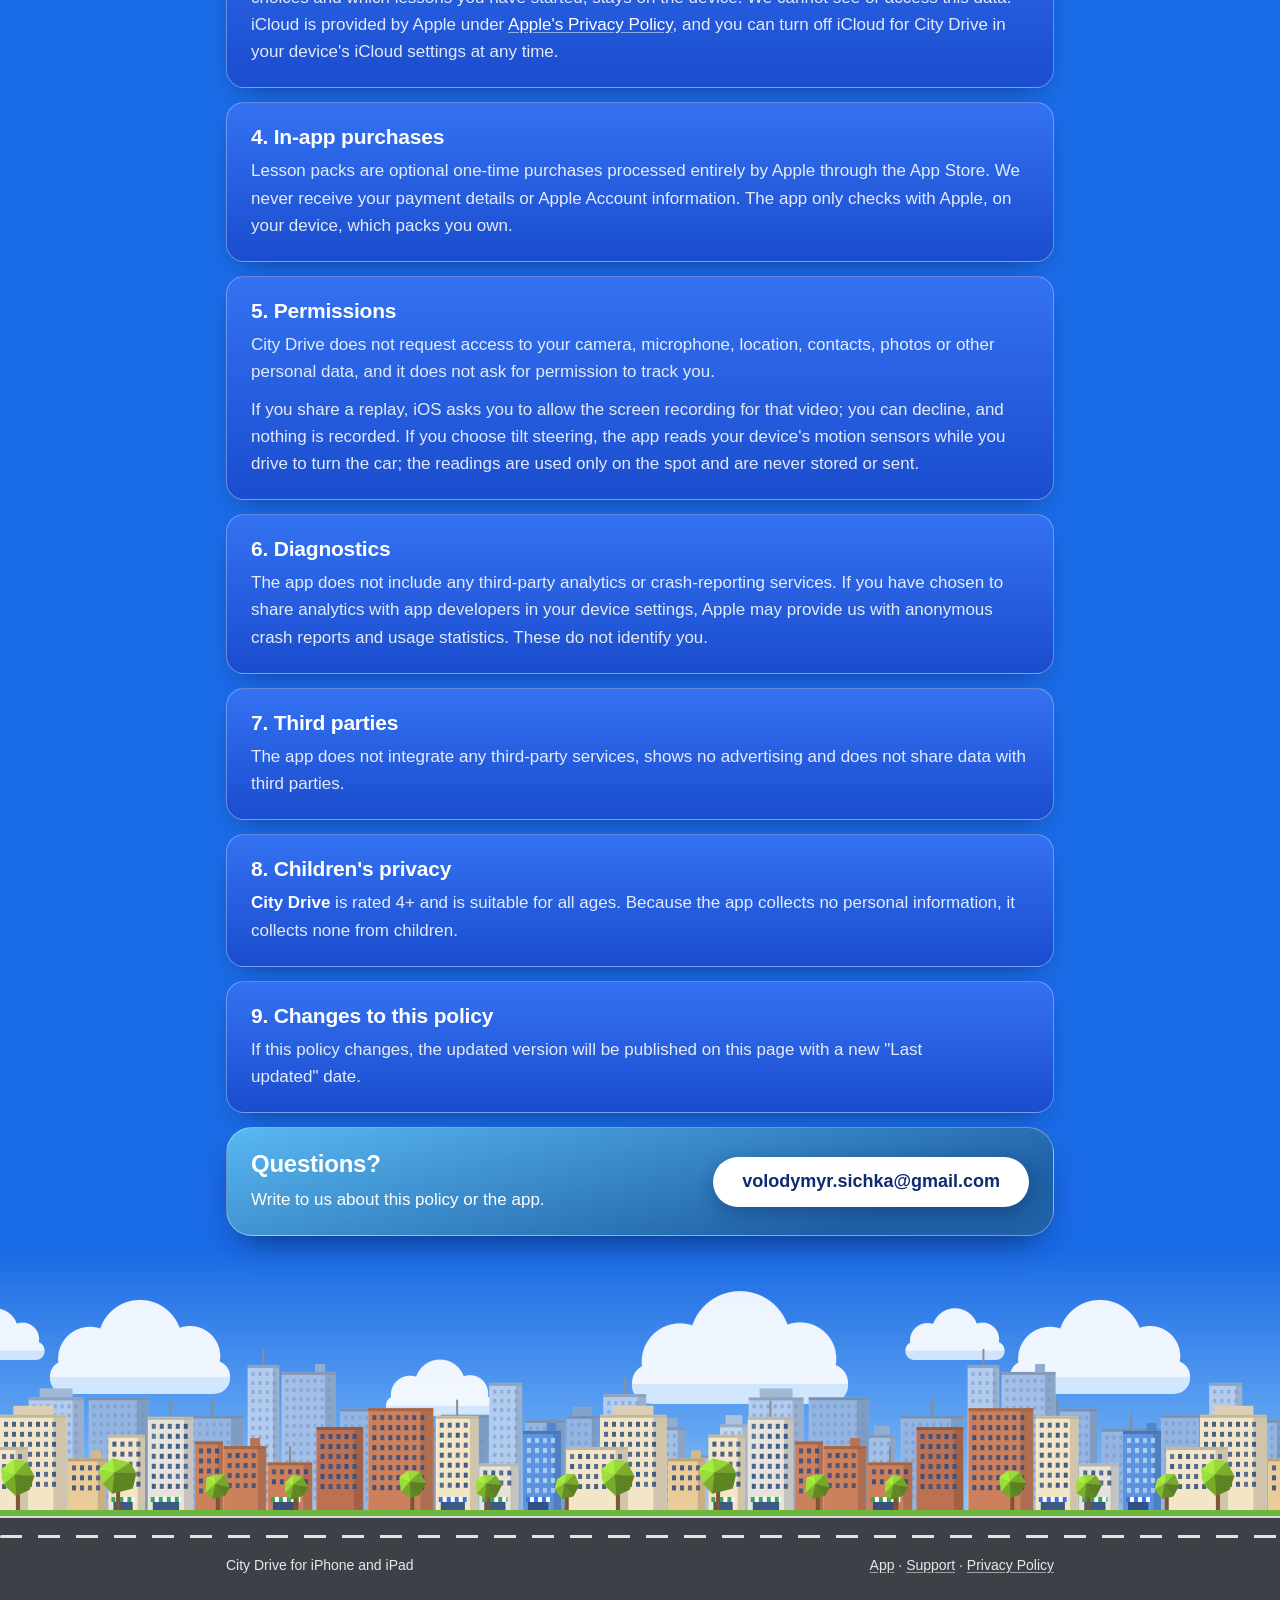
<file: privacy-policy.html>
<!DOCTYPE html>
<html lang="en">
  <head>
    <meta charset="UTF-8" />
    <meta name="viewport" content="width=device-width, initial-scale=1.0" />
    <title>City Drive – Privacy Policy</title>
    <meta name="description" content="Privacy Policy for City Drive, the driving school game for iPhone and iPad. No account, no ads, no tracking." />
    <meta name="theme-color" content="#1a6be6" />
    <meta name="color-scheme" content="light" />
    <link rel="canonical" href="https://vybgss.github.io/city-drive-docs/privacy-policy.html" />
    <link rel="icon" href="favicon.ico" sizes="any" />
    <link rel="icon" type="image/png" sizes="32x32" href="assets/favicon-32.png" />
    <link rel="apple-touch-icon" href="assets/apple-touch-icon.png" />
    <link rel="manifest" href="site.webmanifest" />
    <link rel="stylesheet" href="assets/style.css" />
  </head>
  <body>
    <header class="site-header">
      <div class="wrap">
        <a class="brand" href="marketing.html"><img src="assets/icon-180.png" alt="" /><span>City Drive</span></a>
        <nav class="nav" aria-label="Main">
          <a href="marketing.html">App</a>
          <a href="support.html">Support</a>
          <a href="privacy-policy.html" aria-current="page">Privacy</a>
        </nav>
      </div>
    </header>

    <main class="wrap">
      <div class="page-title">
        <h1>Privacy Policy</h1>
        <p>City Drive is built to keep your data with you. We don't collect it, and we don't track you.</p>
        <span class="updated">Last updated: November 25, 2026</span>
      </div>

      <section class="card">
        <h2>Summary</h2>
        <ul>
          <li>No account or sign-in is required.</li>
          <li>We do not collect, store or share any personal information.</li>
          <li>The app contains no ads, no third-party analytics and no tracking.</li>
          <li>Your lesson records stay on your device and, if you use iCloud, in your own iCloud account.</li>
          <li>Purchases are handled entirely by Apple.</li>
        </ul>
      </section>

      <section class="card">
        <h2>1. Information we collect</h2>
        <p>None. <strong>City Drive</strong> does not ask for, collect or transmit any personally identifiable information, such as your name, email address, contacts, location, photos or device identifiers. We have no servers that receive data from the app.</p>
      </section>

      <section class="card">
        <h2>2. Data stored on your device</h2>
        <p>To work, the app saves the following on your device using Apple's standard app storage:</p>
        <ul>
          <li>your lesson records: best stars, best times and fastest laps;</li>
          <li>your settings: language, sound, graphics and gameplay options;</li>
          <li>which lesson packs you have unlocked, so they open instantly on launch;</li>
          <li>the last lesson you started, overall and in each section, so the menu returns to it;</li>
          <li>which lessons you have already started or looked at, so lessons you haven't tried yet can be marked New;</li>
          <li>the car colour and interior you picked in the garage;</li>
          <li>whether you have already seen the welcome card and the one-time tips;</li>
          <li>the app version in which you were last asked to rate the app, so you are asked at most once per version.</li>
        </ul>
        <p>This data is never sent to us or to anyone else, and it is removed from the device when you delete the app.</p>
        <p>Replay videos are made only when you tap Share in a replay. The app records the replay with Apple's ReplayKit, without the microphone, and Apple's preview lets you save or send the video if you choose to. We never receive it.</p>
        <p>The optional voice instructor speaks using Apple's speech synthesis on your device; the spoken text is not sent anywhere.</p>
        <p>On first launch the app reads your device's language and region settings only to pick sensible defaults (interface language, the side of the road traffic drives on, and km/h or mph). Nothing about them is stored beyond your resulting settings or sent anywhere.</p>
      </section>

      <section class="card">
        <h2>3. iCloud sync</h2>
        <p>If you are signed in to iCloud, your lesson records are synced between your devices through Apple's iCloud key-value storage, in your own private iCloud account. Everything else, such as settings, garage choices and which lessons you have started, stays on the device. We cannot see or access this data. iCloud is provided by Apple under <a href="https://www.apple.com/legal/privacy/">Apple's Privacy Policy</a>, and you can turn off iCloud for City Drive in your device's iCloud settings at any time.</p>
      </section>

      <section class="card">
        <h2>4. In-app purchases</h2>
        <p>Lesson packs are optional one-time purchases processed entirely by Apple through the App Store. We never receive your payment details or Apple Account information. The app only checks with Apple, on your device, which packs you own.</p>
      </section>

      <section class="card">
        <h2>5. Permissions</h2>
        <p>City Drive does not request access to your camera, microphone, location, contacts, photos or other personal data, and it does not ask for permission to track you.</p>
        <p>If you share a replay, iOS asks you to allow the screen recording for that video; you can decline, and nothing is recorded. If you choose tilt steering, the app reads your device's motion sensors while you drive to turn the car; the readings are used only on the spot and are never stored or sent.</p>
      </section>

      <section class="card">
        <h2>6. Diagnostics</h2>
        <p>The app does not include any third-party analytics or crash-reporting services. If you have chosen to share analytics with app developers in your device settings, Apple may provide us with anonymous crash reports and usage statistics. These do not identify you.</p>
      </section>

      <section class="card">
        <h2>7. Third parties</h2>
        <p>The app does not integrate any third-party services, shows no advertising and does not share data with third parties.</p>
      </section>

      <section class="card">
        <h2>8. Children's privacy</h2>
        <p><strong>City Drive</strong> is rated 4+ and is suitable for all ages. Because the app collects no personal information, it collects none from children.</p>
      </section>

      <section class="card">
        <h2>9. Changes to this policy</h2>
        <p>If this policy changes, the updated version will be published on this page with a new "Last updated" date.</p>
      </section>

      <section class="card contact">
        <div>
          <h2>Questions?</h2>
          <p>Write to us about this policy or the app.</p>
        </div>
        <a class="button" href="mailto:volodymyr.sichka@gmail.com?subject=City%20Drive%20Privacy">volodymyr.sichka@gmail.com</a>
      </section>
    </main>

    <footer class="site-footer">
      <div class="city" aria-hidden="true"><div class="clouds"></div><div class="skyline far"></div><div class="skyline near"></div><div class="grass"></div><div class="road"></div></div>
      <div class="footer-bar">
        <div class="wrap">
          <span>City Drive for iPhone and iPad</span>
          <span><a href="marketing.html">App</a> · <a href="support.html">Support</a> · <a href="privacy-policy.html">Privacy Policy</a></span>
        </div>
      </div>
    </footer>
  </body>
</html>
</file>
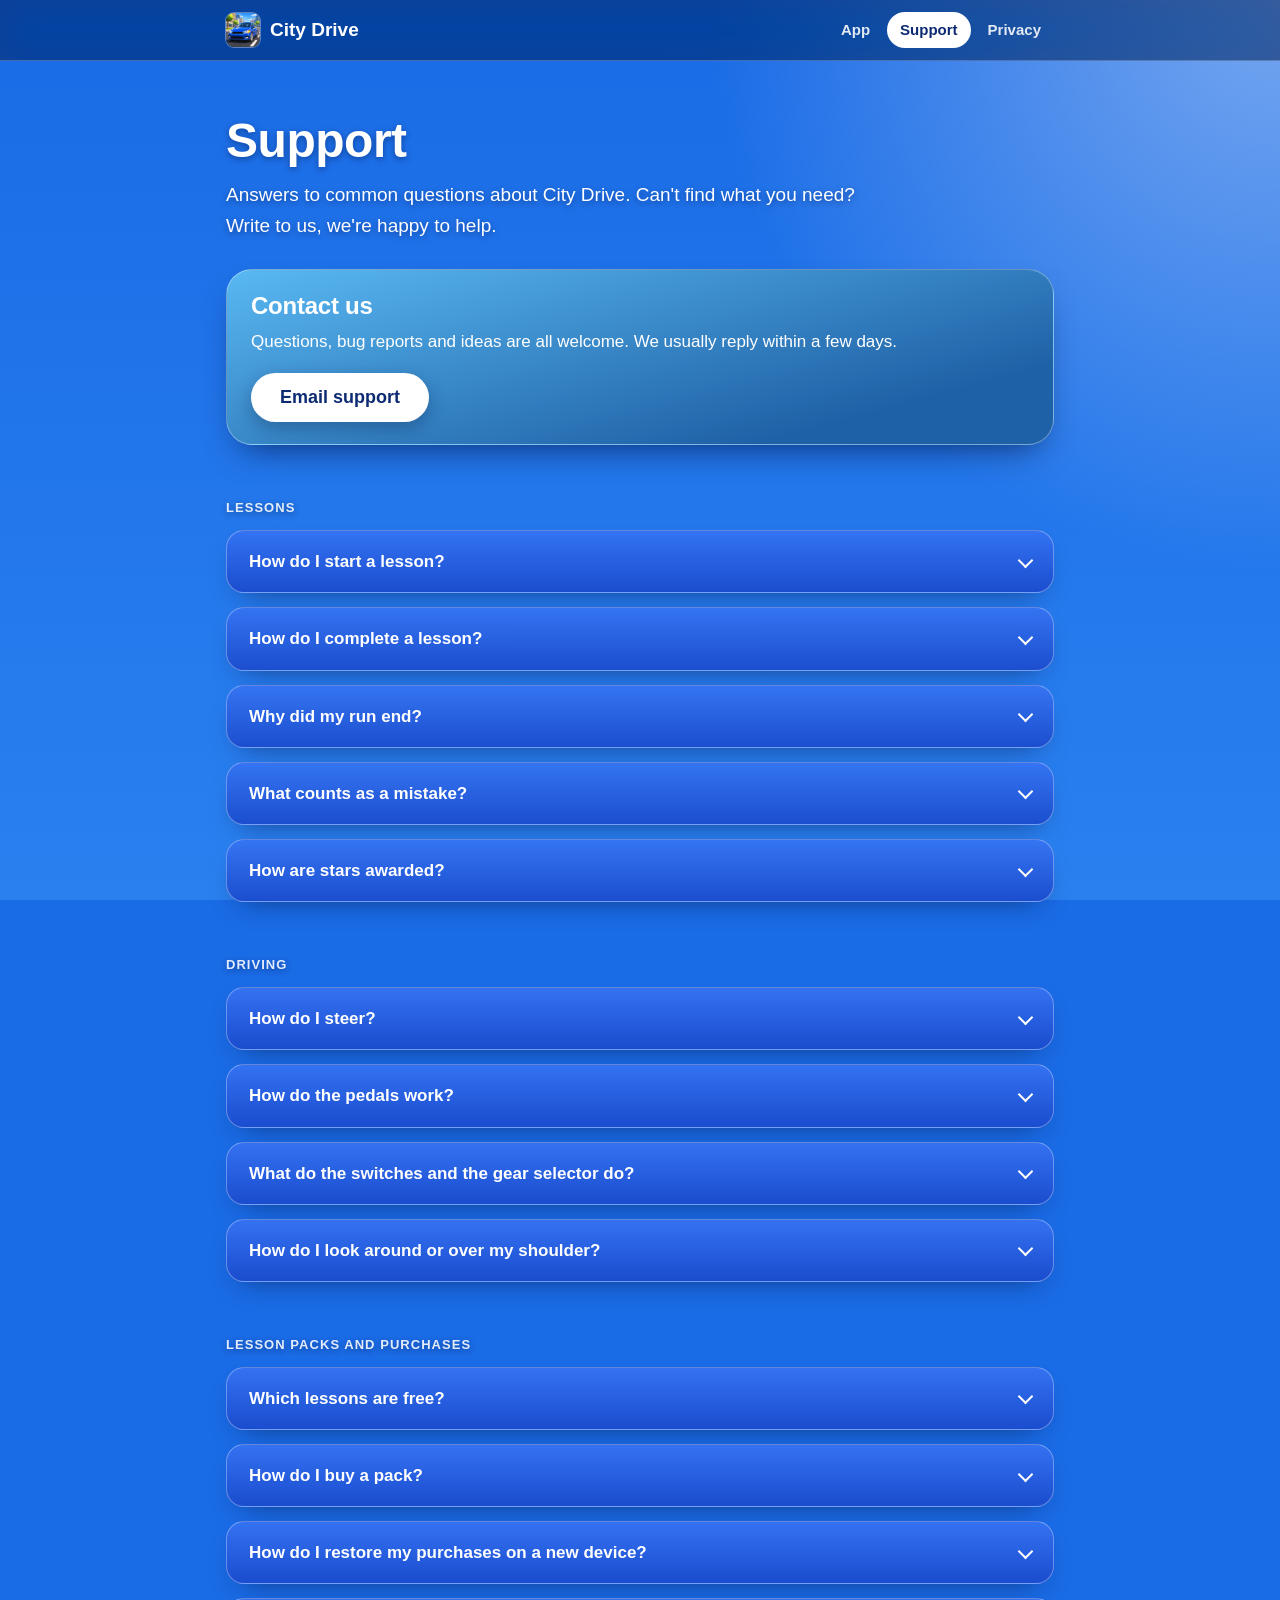
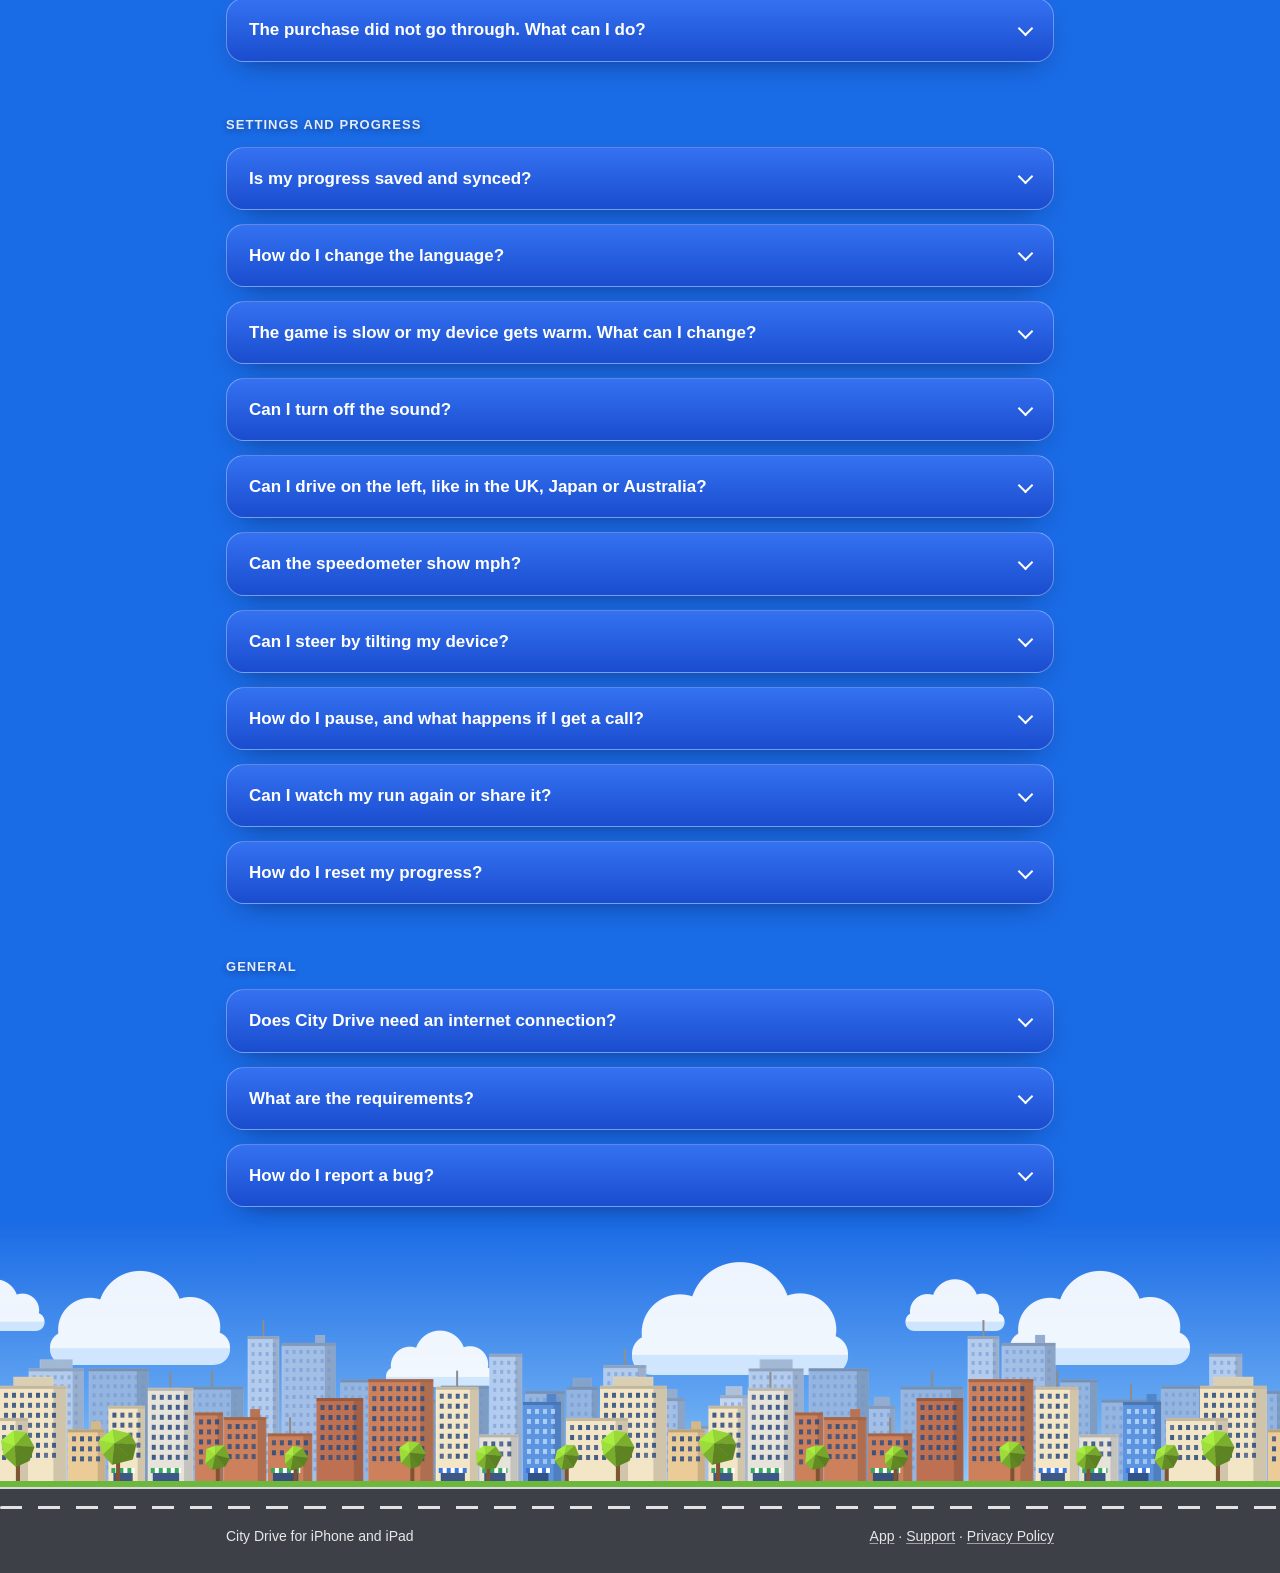
<file: support.html>
<!DOCTYPE html>
<html lang="en">
  <head>
    <meta charset="UTF-8" />
    <meta name="viewport" content="width=device-width, initial-scale=1.0" />
    <title>City Drive – Support</title>
    <meta name="description" content="Help and answers for City Drive, the driving school game for iPhone and iPad: controls, lessons, stars, lesson packs and purchases." />
    <meta name="theme-color" content="#1a6be6" />
    <meta name="color-scheme" content="light" />
    <link rel="canonical" href="https://vybgss.github.io/city-drive-docs/support.html" />
    <link rel="icon" href="favicon.ico" sizes="any" />
    <link rel="icon" type="image/png" sizes="32x32" href="assets/favicon-32.png" />
    <link rel="apple-touch-icon" href="assets/apple-touch-icon.png" />
    <link rel="manifest" href="site.webmanifest" />
    <link rel="stylesheet" href="assets/style.css" />
  </head>
  <body>
    <header class="site-header">
      <div class="wrap">
        <a class="brand" href="marketing.html"><img src="assets/icon-180.png" alt="" /><span>City Drive</span></a>
        <nav class="nav" aria-label="Main">
          <a href="marketing.html">App</a>
          <a href="support.html" aria-current="page">Support</a>
          <a href="privacy-policy.html">Privacy</a>
        </nav>
      </div>
    </header>

    <main class="wrap">
      <div class="page-title">
        <h1>Support</h1>
        <p>Answers to common questions about City Drive. Can't find what you need? Write to us, we're happy to help.</p>
      </div>

      <section class="card contact">
        <div>
          <h2>Contact us</h2>
          <p>Questions, bug reports and ideas are all welcome. We usually reply within a few days.</p>
        </div>
        <a class="button" href="mailto:volodymyr.sichka@gmail.com?subject=City%20Drive%20Support">Email support</a>
      </section>

      <h2 class="section-label">Lessons</h2>

      <details class="card">
        <summary>How do I start a lesson?</summary>
        <div class="answer">
          <p>The main screen shows a large <strong>Continue</strong> card and a tile for each section of lessons: Basics, Maneuvers, Traffic, Parking and so on. Tap the Continue card to start your next lesson right away; the card shows that lesson's name and a blueprint of the maneuver, and on your very first launch its button says <strong>Start</strong>.</p>
          <p>To choose a lesson yourself, tap a section tile, swipe through its lesson cards and tap <strong>Start</strong>. Each card shows a blueprint of the maneuver, your best stars and your best time. The round back button returns you to the main screen. On smaller screens, swipe the row of tiles sideways to see every section.</p>
          <p>Each tile shows how many of its lessons you have passed and your stars. Lessons added in an update are marked <strong>New</strong>, on their card and on their section's tile, until you try them. After a lesson, the menu brings you back to that lesson's section.</p>
        </div>
      </details>

      <details class="card">
        <summary>How do I complete a lesson?</summary>
        <div class="answer">
          <p>The panel on the left shows your current task. Do the steps in order, just like in a real car: fasten the seatbelt, start the engine, select <strong>D</strong>, release the handbrake, drive, and finish as instructed, for example by stopping, selecting <strong>P</strong> and setting the handbrake.</p>
          <p>Hints along the way tell you when to signal, brake or turn. New to the game? Begin with <strong>Controls</strong>, the first lesson, on an empty practice ground.</p>
        </div>
      </details>

      <details class="card">
        <summary>Why did my run end?</summary>
        <div class="answer">
          <p>A run ends if you crash into a car, a wall or another obstacle, leave the road, or run out of time in a timed lesson. Leaving the road is judged by every corner of the car, so even letting the body hang over a kerb counts.</p>
          <p>After each run the camera lifts above your car, so you can see exactly what you touched or how straight you parked. Tap <strong>Retry</strong> to try again right away.</p>
        </div>
      </details>

      <details class="card">
        <summary>What counts as a mistake?</summary>
        <div class="answer">
          <p>Things a driving examiner would note, for example: driving without the seatbelt, turning or changing lanes without the indicator, running a red light or a STOP sign, speeding, crossing a solid line, driving in the oncoming lane, failing to give way, turning in front of oncoming traffic, following too closely, changing lanes without checking your blind spot, and reacting slowly or braking too softly in an emergency stop.</p>
          <p>Mistakes show as warnings while you drive and are listed on the result panel. To see them only at the end, turn on <strong>Hide mistakes while driving</strong> in Settings.</p>
          <p>Tap a mistake on the result panel to see where it happened on the map and a short explanation of the rule. Tap it again to jump to the next time you made the same mistake.</p>
        </div>
      </details>

      <details class="card">
        <summary>How are stars awarded?</summary>
        <div class="answer">
          <p>A run with no mistakes earns <span class="stars">★★★</span>, one or two mistakes earn two stars, and three or more earn one star. A crash earns no stars. Your best result for each lesson is kept, so you can replay any lesson to improve it.</p>
          <p>On the race tracks traffic rules are not checked. There your record is the fastest lap.</p>
        </div>
      </details>

      <h2 class="section-label">Driving</h2>

      <details class="card">
        <summary>How do I steer?</summary>
        <div class="answer">
          <p>Drag the knob of the steering slider in the bottom-left corner left or right. Near the center, small finger movements turn the wheels only a little, so it is easy to drive straight; toward the ends the steering gets quicker, and the end of the slider is full lock. When you let go, it slides back to center on its own, faster the faster you drive, just like a real car straightening out. When the car is standing still, it stays where you left it.</p>
          <p>The steering wheel in the cabin, in front of the instruments, turns with you: one and a half turns from lock to lock. You can also steer by tilting your device, see <strong>Can I steer by tilting my device?</strong> below.</p>
        </div>
      </details>

      <details class="card">
        <summary>How do the pedals work?</summary>
        <div class="answer"><p><strong>Gas</strong> and <strong>Brake</strong> in the bottom-right corner are analog. The higher you touch the pedal, the deeper it is pressed: the top third is full travel, the bottom edge is a light touch. Slide your finger up or down to adjust without letting go. The colored fill shows how far the pedal is pressed.</p></div>
      </details>

      <details class="card">
        <summary>What do the switches and the gear selector do?</summary>
        <div class="answer">
          <p>The switches at the top are <strong>Engine</strong>, <strong>Handbrake</strong>, <strong>Seatbelt</strong> and the <strong>Left</strong> and <strong>Right</strong> indicators. An indicator turns itself off when the wheel returns to center after a turn.</p>
          <p>The car has an automatic gearbox. Use the <strong>P-R-N-D</strong> selector in the top-right corner: <strong>D</strong> to drive forward, <strong>R</strong> to reverse. Change gear only when the car has stopped.</p>
        </div>
      </details>

      <details class="card">
        <summary>How do I look around or over my shoulder?</summary>
        <div class="answer">
          <p>Swipe left or right on the road view to turn your head. Swiping right goes all the way over your shoulder to the rear window, which helps when reversing. Swipe up to look up, for example at a high traffic light. Let go and your view returns forward.</p>
          <p>To keep looking aside while you drive, double-tap the view with a second finger while you look. Double-tap again to unlock. The rear-view and side mirrors always show live traffic behind you.</p>
        </div>
      </details>

      <h2 class="section-label">Lesson packs and purchases</h2>

      <details class="card">
        <summary>Which lessons are free?</summary>
        <div class="answer">
          <p>The lessons in Basics, Maneuvers and Traffic are free. Each of the other sections is an optional pack:</p>
          <ul>
            <li><strong>Parking Pack</strong>: Perpendicular, Parallel and Angle Parking, Pulling Out, Garage</li>
            <li><strong>Tight Spots Pack</strong>: Blind Exit, Narrow Street, Roadworks, Reversing Out Between Vans, Find a Free Spot</li>
            <li><strong>Zigzag Pack</strong>: Speed Zigzag, Slippery Road</li>
            <li><strong>Town Pack</strong>: Small Town, Small Town in Winter</li>
            <li><strong>Racing Pack</strong>: Race Track, Winter Race Track</li>
          </ul>
        </div>
      </details>

      <details class="card">
        <summary>How do I buy a pack?</summary>
        <div class="answer">
          <p>On the main screen, sections you haven't bought yet show a lock and the price on their tile. Tap the tile, then tap <strong>Unlock</strong> on any of its lesson cards. The pack screen shows the price in your currency and the lessons it includes. Each pack is a one-time purchase, not a subscription, and it unlocks on all your devices with the same Apple Account.</p>
          <p>If the purchase needs approval through Ask to Buy, the lessons open as soon as it's approved.</p>
        </div>
      </details>

      <details class="card">
        <summary>How do I restore my purchases on a new device?</summary>
        <div class="answer"><p>Tap a locked section tile on the main screen, tap <strong>Unlock</strong> on any of its lesson cards and then <strong>Restore purchase</strong> on the pack screen. Make sure you're signed in with the same Apple Account you used to buy the pack.</p></div>
      </details>

      <details class="card">
        <summary>The purchase did not go through. What can I do?</summary>
        <div class="answer">
          <p>Check your internet connection and try again. If you see a message that purchases are not allowed, check that in-app purchases are allowed in Screen Time on your device.</p>
          <p>For refunds and billing questions, use <a href="https://reportaproblem.apple.com">reportaproblem.apple.com</a>, since Apple handles all payments. For anything else, write to us.</p>
        </div>
      </details>

      <h2 class="section-label">Settings and progress</h2>

      <details class="card">
        <summary>Is my progress saved and synced?</summary>
        <div class="answer"><p>Yes. Your best stars, best times and fastest laps are saved automatically and sync between your devices through iCloud when you're signed in with the same Apple Account and iCloud is on. Settings are kept separately on each device.</p></div>
      </details>

      <details class="card">
        <summary>How do I change the language?</summary>
        <div class="answer"><p>Tap the gear icon in the top-right corner of the main screen and choose <strong>Language</strong>. City Drive is available in English, German, French, Ukrainian, Spanish, Japanese and Portuguese. By default it uses your device's language if supported, and English otherwise.</p></div>
      </details>

      <details class="card">
        <summary>The game is slow or my device gets warm. What can I change?</summary>
        <div class="answer">
          <p>Open Settings and look under Graphics:</p>
          <ul>
            <li><strong>Frame rate</strong>: 30 Hz uses less battery and stays cooler than 60 Hz.</li>
            <li><strong>Anti-aliasing</strong>: Medium or None is lighter than Strong.</li>
            <li><strong>Shadows</strong>: keep them off on older devices.</li>
            <li><strong>Depth fog</strong> changes the look of the scene. <strong>Field of view</strong> is Standard 72° by default; Wide 78° also shows the right mirror.</li>
          </ul>
          <p>New graphics settings apply from the next lesson you start.</p>
        </div>
      </details>

      <details class="card">
        <summary>Can I turn off the sound?</summary>
        <div class="answer"><p>Yes. Open Settings › Sound and switch off <strong>Sound effects</strong>. The <strong>Voice instructor</strong>, which reads tasks, hints and mistakes aloud, has its own switch there. Both follow your device's silent switch.</p></div>
      </details>

      <details class="card">
        <summary>Can I drive on the left, like in the UK, Japan or Australia?</summary>
        <div class="answer"><p>Yes. Open Settings › Gameplay and set <strong>Traffic drives on the</strong> to <strong>Left</strong>. The whole world is mirrored: you sit on the right, traffic keeps left, and lesson names, tasks and the maps on the lesson cards follow. It is chosen automatically if your device's region drives on the left, and applies from the next lesson you start. The first lesson, <strong>Controls</strong>, also asks at the end which side you want to drive on.</p></div>
      </details>

      <details class="card">
        <summary>Can the speedometer show mph?</summary>
        <div class="answer"><p>Yes. Open Settings › Gameplay and choose <strong>mph</strong> under <strong>Speed units</strong>. The speedometer, the speed-limit signs and the speeding warnings switch to miles per hour, with limits rounded to 5 mph like real signs. The trip odometer and the distance on the result screen show miles too; distances in task texts stay in metres and kilometres.</p></div>
      </details>

      <details class="card">
        <summary>Can I steer by tilting my device?</summary>
        <div class="answer"><p>Yes. Open Settings › Gameplay and set <strong>Steering</strong> to <strong>Tilt</strong>, then turn your device like a steering wheel: about 40° is full lock. The slider is hidden in this mode, and the wheel in the cabin still turns with you. <strong>Steering sensitivity</strong> changes how strongly the car reacts to small movements. The first lesson, <strong>Controls</strong>, also lets you try <strong>Slider</strong> and <strong>Tilt</strong> while driving and keep the one you like.</p></div>
      </details>

      <details class="card">
        <summary>How do I pause, and what happens if I get a call?</summary>
        <div class="answer"><p>Tap the pause button at the left end of the timer, in the top-left corner. The lesson also pauses on its own when you get a call, open Control Center or switch apps. From the pause panel you can continue, retry, open Settings or go back to the menu.</p></div>
      </details>

      <details class="card">
        <summary>Can I watch my run again or share it?</summary>
        <div class="answer"><p>Yes. On the result panel, tap the round play button to watch a replay from above, at ½×, 1× or 2× speed, and scrub to any moment. Tap the share button in the replay to record it as a video; Apple's preview then lets you save or send it.</p></div>
      </details>

      <details class="card">
        <summary>How do I reset my progress?</summary>
        <div class="answer"><p>Open Settings › Progress and tap <strong>Reset</strong>. This deletes your stars, best times and fastest laps on this device and in iCloud. Purchased lesson packs stay unlocked. The same page shows whether iCloud sync is on.</p></div>
      </details>

      <h2 class="section-label">General</h2>

      <details class="card">
        <summary>Does City Drive need an internet connection?</summary>
        <div class="answer"><p>No. City Drive works fully offline. A connection is only needed to buy or restore lesson packs and to sync your records through iCloud.</p></div>
      </details>

      <details class="card">
        <summary>What are the requirements?</summary>
        <div class="answer"><p>City Drive runs on iPhone and iPad with iOS 17 or iPadOS 17 or later. It plays full screen in landscape.</p></div>
      </details>

      <details class="card">
        <summary>How do I report a bug?</summary>
        <div class="answer"><p>Email us with your device model, iOS version, the app version shown at the bottom of Settings (for example v2.5 (131)), the lesson name and what happened. A screenshot or screen recording helps a lot.</p></div>
      </details>
    </main>

    <footer class="site-footer">
      <div class="city" aria-hidden="true"><div class="clouds"></div><div class="skyline far"></div><div class="skyline near"></div><div class="grass"></div><div class="road"></div></div>
      <div class="footer-bar">
        <div class="wrap">
          <span>City Drive for iPhone and iPad</span>
          <span><a href="marketing.html">App</a> · <a href="support.html">Support</a> · <a href="privacy-policy.html">Privacy Policy</a></span>
        </div>
      </div>
    </footer>
  </body>
</html>
</file>
<file: assets/style.css>
/* City Drive docs. Colors, type and shapes mirror the app's sunny-city style
   (city-drive/UI/Style.swift `Palette`, Menu/MenuBackgroundView.swift, Menu/SettingsUIKit.swift,
   Menu/LevelCardCell.swift): a deep blue sky with the sun glow in the corner, cobalt cards with
   a light rim, white "Start" capsules with ink text, navy glass chips, and the menu's own
   cloud and skyline tiles (exported from the app) over grass and a road with a running dash. */
:root {
  --sky-top: #1a6be6;
  --sky-deep: #2a80ef;
  --sky-mid: #3d99fa;
  --sky-horizon: #a3d9fc;
  --ink: #0d2b73;
  --leaf: #99d938;
  --amber: #ffbd38;
  --star: #ffcc33;
  --grass: #6bb83d;
  --kerb: #dbdbdb;
  --asphalt: #3d4047;
  --text: #ffffff;
  --text-2: rgba(255, 255, 255, 0.88);
  --text-3: rgba(255, 255, 255, 0.74);
  --glass: rgba(8, 31, 87, 0.55);
  --glass-strong: rgba(8, 31, 87, 0.8);
  --rim: rgba(255, 255, 255, 0.22);
  --panel-top: rgba(54, 115, 242, 0.92);
  --panel-bottom: rgba(26, 74, 204, 0.92);
  --panel-rim: rgba(255, 255, 255, 0.32);
  --sky-shadow: 0 2px 6px rgba(5, 20, 64, 0.45);
  --radius: 18px;
  --radius-lg: 26px;
  --rounded: ui-rounded, "SF Pro Rounded", -apple-system, BlinkMacSystemFont, "Helvetica Neue", Arial, sans-serif;
  color-scheme: light;
}

* { box-sizing: border-box; }

html { -webkit-text-size-adjust: 100%; scroll-behavior: smooth; scroll-padding-top: 76px; overflow-x: clip; }

body {
  margin: 0;
  min-height: 100vh;
  display: flex;
  flex-direction: column;
  overflow-x: clip;
  font-family: -apple-system, BlinkMacSystemFont, "SF Pro Text", "Helvetica Neue", Arial, sans-serif;
  font-size: 17px;
  line-height: 1.6;
  color: var(--text);
  background-color: var(--sky-top);
  -webkit-font-smoothing: antialiased;
}

/* The menu sky with the sun glow in the top-right corner. Kept deep enough for white text;
   the light horizon appears only behind the skyline in the footer. A fixed layer instead of
   background-attachment, which iOS Safari ignores. */
body::before {
  content: "";
  position: fixed;
  inset: 0;
  z-index: -1;
  background:
    radial-gradient(circle 62vmax at 100% 0%, rgba(255, 255, 255, 0.4), rgba(255, 255, 255, 0) 72%),
    linear-gradient(180deg, var(--sky-top) 0%, var(--sky-deep) 100%);
}

h1, h2, h3, .brand, .button, .section-label, summary, .badge, .chip {
  font-family: var(--rounded);
}

h1, h2, h3 { line-height: 1.15; letter-spacing: -0.01em; margin: 0; text-wrap: balance; }
p { text-wrap: pretty; }

a { color: #fff; text-decoration: underline; text-decoration-color: rgba(255, 255, 255, 0.5); text-underline-offset: 2px; }
a:hover { text-decoration-color: #fff; }

strong { font-weight: 650; color: var(--text); }

.wrap { width: 100%; max-width: 860px; margin: 0 auto; padding: 0 16px; }
.wrap-wide { max-width: 1120px; }

.icon { width: 1em; height: 1em; fill: currentColor; flex: none; }

/* Header: navy glass bar over the sky, like the chips in the menu header */
.site-header {
  position: sticky;
  top: 0;
  z-index: 10;
  background: var(--glass);
  backdrop-filter: saturate(150%) blur(18px);
  -webkit-backdrop-filter: saturate(150%) blur(18px);
  border-bottom: 1px solid var(--rim);
}
.site-header .wrap { display: flex; align-items: center; justify-content: space-between; gap: 12px; height: 60px; }
.brand { display: flex; align-items: center; gap: 10px; font-size: 19px; font-weight: 800; color: var(--text); white-space: nowrap; text-decoration: none; }
.brand img { width: 34px; height: 34px; border-radius: 8px; box-shadow: 0 0 0 1px rgba(255, 255, 255, 0.35); }
.nav { display: flex; gap: 4px; }
.nav a {
  font-family: var(--rounded);
  font-size: 15px;
  font-weight: 700;
  color: var(--text-2);
  padding: 6px 13px;
  border-radius: 999px;
  text-decoration: none;
}
.nav a:hover { color: var(--text); background: rgba(255, 255, 255, 0.14); }
/* the selected tab under the menu carousel: a white capsule with ink text */
.nav a[aria-current="page"] { color: var(--ink); background: #fff; }

main { flex: 1; padding-bottom: 56px; }

/* Buttons: the white Start capsule and the navy glass capsule */
.button {
  display: inline-flex;
  align-items: center;
  justify-content: center;
  gap: 9px;
  padding: 13px 28px;
  border-radius: 999px;
  border: 1px solid transparent;
  background: #fff;
  color: var(--ink);
  font-size: 18px;
  font-weight: 800;
  line-height: 1.2;
  text-decoration: none;
  box-shadow: 0 6px 18px rgba(5, 20, 64, 0.3);
  transition: transform 0.15s ease, box-shadow 0.15s ease;
}
.button:hover { transform: translateY(-1px); box-shadow: 0 10px 24px rgba(5, 20, 64, 0.35); }
.button .icon { width: 15px; height: 15px; }
.button.glass { background: var(--glass); border-color: var(--rim); color: #fff; box-shadow: none; font-size: 16px; }
.button.glass:hover { background: var(--glass-strong); }

/* Headings straight on the sky carry the app's soft navy text shadow */
.section-label, .section-title, .section-intro, .page-title, .hero h1, .hero .lead, .eyebrow, .meta, .swipe-hint {
  text-shadow: var(--sky-shadow);
}

/* Section labels like the settings screen ("GRAPHICS", "SOUND") */
.section-label {
  margin: 56px 0 14px;
  font-size: 13px;
  font-weight: 800;
  letter-spacing: 0.08em;
  text-transform: uppercase;
  color: var(--text-2);
}
.section-title { font-size: clamp(28px, 4.4vw, 40px); font-weight: 800; margin: 0 0 10px; }
.section-intro { color: var(--text); margin: 0 0 28px; max-width: 680px; font-size: 18px; }

/* Cobalt cards, as on the settings and garage screens */
.card {
  background: linear-gradient(180deg, var(--panel-top), var(--panel-bottom));
  border: 1px solid var(--panel-rim);
  border-radius: var(--radius);
  box-shadow: 0 12px 28px -16px rgba(5, 20, 64, 0.7);
  padding: 22px 24px;
  margin: 0 0 14px;
}
.card h2 { font-size: 21px; font-weight: 800; margin: 0 0 8px; }
.card p { margin: 0 0 10px; color: var(--text-2); }
.card p:last-child { margin-bottom: 0; }
.card ul { margin: 6px 0 0; padding-left: 20px; color: var(--text-2); }
.card li { margin: 4px 0; }
.card li::marker { color: var(--leaf); }

/* Doc page title */
.page-title { padding: 52px 0 28px; }
.page-title h1 { font-size: clamp(34px, 6vw, 48px); font-weight: 800; margin-bottom: 12px; }
.page-title p { font-size: 19px; color: var(--text); margin: 0; max-width: 640px; }
.updated {
  display: inline-block;
  margin-top: 16px;
  padding: 4px 13px;
  border-radius: 999px;
  background: var(--glass);
  border: 1px solid var(--rim);
  color: var(--text-2);
  font-size: 14px;
  text-shadow: none;
}

/* Contact card: the gradient of the first lesson card */
.contact {
  display: flex;
  align-items: center;
  justify-content: space-between;
  gap: 18px;
  flex-wrap: wrap;
  background: linear-gradient(165deg, #59b8f2, #1f61a6 80%);
  border-radius: var(--radius-lg);
  box-shadow: 0 16px 34px -16px rgba(5, 20, 64, 0.8);
}
.contact h2 { font-size: 24px; font-weight: 800; }
.contact p { color: var(--text); }

/* FAQ */
details.card { padding: 0; }
summary {
  list-style: none;
  cursor: pointer;
  padding: 17px 54px 17px 22px;
  position: relative;
  font-size: 17px;
  font-weight: 700;
}
summary::-webkit-details-marker { display: none; }
summary::after {
  content: "";
  position: absolute;
  right: 22px;
  top: 50%;
  width: 9px;
  height: 9px;
  margin-top: -7px;
  border-right: 2.5px solid #fff;
  border-bottom: 2.5px solid #fff;
  transform: rotate(45deg);
  transition: transform 0.2s ease, margin-top 0.2s ease;
}
details[open] summary::after { transform: rotate(-135deg); margin-top: -2px; }
summary:focus-visible { outline: 2px solid #fff; outline-offset: -3px; border-radius: var(--radius); }
.answer { padding: 0 22px 18px; }
.answer p { margin: 0 0 10px; }
.answer ul { margin: 0 0 10px; }
.answer > :last-child { margin-bottom: 0; }

/* Lesson-card tiles: theme gradient with a gloss on top, light rim, number badge */
.level {
  --a: #408cf2;
  --b: #1a4099;
  position: relative;
  overflow: hidden;
  border-radius: var(--radius-lg);
  border: 1px solid rgba(255, 255, 255, 0.32);
  background:
    linear-gradient(180deg, rgba(255, 255, 255, 0.2), rgba(255, 255, 255, 0) 42%),
    linear-gradient(165deg, var(--a), var(--b) 80%);
  box-shadow: 0 16px 30px -18px rgba(5, 20, 64, 0.9);
  padding: 22px;
  color: #fff;
  text-shadow: 0 1px 3px rgba(0, 0, 0, 0.25);
}
.level::after {
  /* the soft decor ring of the card art */
  content: "";
  position: absolute;
  right: -46px;
  bottom: -46px;
  width: 150px;
  height: 150px;
  border-radius: 50%;
  border: 18px solid rgba(255, 255, 255, 0.1);
  pointer-events: none;
}
.level h3 { font-size: 21px; font-weight: 800; margin: 14px 0 8px; }
.level p { margin: 0; color: rgba(255, 255, 255, 0.94); font-size: 15.5px; line-height: 1.5; }
.badge {
  display: inline-grid;
  place-items: center;
  min-width: 34px;
  height: 30px;
  padding: 0 9px;
  border-radius: 999px;
  background: rgba(255, 255, 255, 0.24);
  border: 1px solid rgba(255, 255, 255, 0.4);
  font-size: 14px;
  font-weight: 800;
  font-variant-numeric: tabular-nums;
  color: #fff;
  text-shadow: none;
}
.chip {
  display: inline-flex;
  align-items: center;
  gap: 6px;
  padding: 4px 12px;
  border-radius: 999px;
  background: var(--glass);
  border: 1px solid var(--rim);
  font-size: 13px;
  font-weight: 700;
  color: var(--text);
  text-shadow: none;
  white-space: nowrap;
}
.chip .icon { width: 11px; height: 11px; }
.stars { color: var(--star); letter-spacing: 1px; text-shadow: 0 0 6px rgba(255, 204, 51, 0.6); }

/* Marketing: hero */
.hero { text-align: center; padding: 48px 0 8px; }
.app-icon {
  width: 104px;
  height: 104px;
  border-radius: 24px;
  box-shadow: 0 16px 36px -12px rgba(5, 20, 64, 0.7), 0 0 0 1px rgba(255, 255, 255, 0.4);
}
.eyebrow { margin: 22px 0 10px; font-family: var(--rounded); font-weight: 800; color: var(--text); letter-spacing: 0.02em; }
.hero h1 { font-size: clamp(38px, 7vw, 66px); font-weight: 800; letter-spacing: -0.02em; margin: 0 auto 18px; max-width: 900px; }
.hero h1 .accent { color: var(--amber); }
.lead { font-size: clamp(18px, 2.2vw, 21px); color: var(--text); max-width: 680px; margin: 0 auto 28px; }
.actions { display: flex; flex-wrap: wrap; gap: 12px; justify-content: center; }
.meta { margin: 16px 0 0; font-size: 15px; color: var(--text-2); }
/* The device floats over the menu clouds, as on the App Store screenshots */
.hero-shot { position: relative; margin: 40px auto 0; max-width: 1040px; }
.hero-shot::before {
  content: "";
  position: absolute;
  left: 50%;
  width: 100vw;
  top: 6%;
  height: 160px;
  transform: translateX(-50%);
  background: url("clouds.png") 0 0 / 960px 160px repeat-x;
  opacity: 0.92;
  animation: drift-clouds 260s linear infinite;
  z-index: -1;
}
.hero-shot img { display: block; width: 100%; height: auto; filter: drop-shadow(0 26px 34px rgba(5, 20, 64, 0.55)); }
.facts { display: flex; flex-wrap: wrap; justify-content: center; gap: 10px; margin: 34px 0 0; padding: 0; list-style: none; }
.facts .chip { font-size: 14px; padding: 7px 15px; }

/* Marketing: features */
.features { display: grid; grid-template-columns: repeat(4, 1fr); gap: 16px; }

/* Marketing: the city from the driver's seat */
.city-shot {
  position: relative;
  margin: 0;
  border-radius: var(--radius-lg);
  overflow: hidden;
  border: 1px solid var(--panel-rim);
  box-shadow: 0 24px 46px -24px rgba(5, 20, 64, 0.9);
  background: var(--sky-mid);
}
.city-shot img { display: block; width: 100%; height: auto; aspect-ratio: 2000 / 921; object-fit: cover; }
.city-shot figcaption {
  /* navy glass, like the panels over the 3D scene */
  position: absolute;
  left: 20px;
  top: 20px;
  max-width: 500px;
  padding: 20px 24px;
  border-radius: 22px;
  background: var(--glass-strong);
  border: 1px solid var(--rim);
  backdrop-filter: blur(10px);
  -webkit-backdrop-filter: blur(10px);
}
.city-shot h2 { font-size: clamp(24px, 3.2vw, 32px); font-weight: 800; margin-bottom: 6px; }
.city-shot p { margin: 0; color: var(--text-2); }

/* Marketing: lessons */
.groups { columns: 2; column-gap: 16px; }
.group { break-inside: avoid; margin: 0 0 16px; padding: 18px 18px 8px; display: inline-block; width: 100%; }
.group-head { display: flex; align-items: center; justify-content: space-between; gap: 10px; margin: 0 4px 10px; }
.group-head h3 { font-size: 20px; font-weight: 800; }
.lessons { list-style: none; margin: 0; padding: 0; }
.lesson { display: grid; grid-template-columns: auto 1fr; gap: 2px 12px; padding: 10px 4px; border-top: 1px solid rgba(255, 255, 255, 0.16); }
.lesson:first-child { border-top: 0; }
.lesson .badge { grid-row: span 2; align-self: start; background: linear-gradient(165deg, var(--a), var(--b)); border-color: rgba(255, 255, 255, 0.45); }
.lesson b { font-family: var(--rounded); font-weight: 700; font-size: 16.5px; line-height: 1.35; }
.lesson span { font-size: 14.5px; line-height: 1.45; color: var(--text-3); }

/* Marketing: packs */
/* flex rows: five packs wrap 3 + 2 on desktop, 2 + 2 + 1 on tablets, 1 per row on phones */
.packs { display: flex; flex-wrap: wrap; gap: 16px; }
.pack { flex: 1 1 300px; display: flex; flex-direction: column; align-items: flex-start; }
.pack .badge .icon { width: 13px; height: 13px; }
.pack .chip { margin-top: auto; }
.pack p { margin-bottom: 16px; }

/* Marketing: screenshots, a swipeable row like the lesson carousel */
.screens {
  display: grid;
  grid-auto-flow: column;
  grid-auto-columns: min(78%, 760px);
  gap: 16px;
  overflow-x: auto;
  scroll-snap-type: x mandatory;
  padding: 4px 16px 18px;
  margin: 0 -16px;
  scrollbar-width: thin;
  scrollbar-color: rgba(255, 255, 255, 0.5) transparent;
}
.screens img {
  display: block;
  width: 100%;
  height: auto;
  aspect-ratio: 1600 / 736;
  border-radius: 20px;
  border: 1px solid var(--panel-rim);
  scroll-snap-align: center;
  box-shadow: 0 18px 34px -20px rgba(5, 20, 64, 0.9);
  background: var(--sky-mid);
}
.swipe-hint { margin: 2px 0 0; text-align: center; font-size: 14px; color: var(--text-2); }

/* Marketing: final call to action */
.cta { text-align: center; padding: 38px 24px; margin-top: 56px; }
.cta .app-icon { width: 84px; height: 84px; border-radius: 19px; }
.cta h2 { font-size: clamp(28px, 4vw, 38px); font-weight: 800; margin: 18px 0 8px; }
.cta p { max-width: 560px; margin: 0 auto 24px; }

/* Footer: the menu city — clouds, two skyline layers drifting at different speeds,
   grass, a kerb and the road with a running dash */
.site-footer { margin-top: auto; color: var(--text-2); font-size: 14px; }
.city {
  position: relative;
  height: 300px;
  overflow: hidden;
  background: linear-gradient(180deg, rgba(163, 217, 252, 0) 0%, rgba(163, 217, 252, 0.55) 62%, var(--sky-horizon) 100%);
}
.clouds { position: absolute; left: 0; right: 0; top: 14px; height: 160px; background: url("clouds.png") 0 0 / 960px 160px repeat-x; opacity: 0.92; animation: drift-clouds 260s linear infinite; }
.skyline { position: absolute; left: 0; right: 0; background-repeat: repeat-x; background-position: 0 100%; }
.skyline.far { bottom: 40px; height: 170px; background-image: url("skyline-far.png"); background-size: 720px 170px; animation: drift-far 90s linear infinite; }
.skyline.near { bottom: 40px; height: 120px; background-image: url("skyline-near.png"); background-size: 600px 120px; animation: drift-near 48s linear infinite; }
.grass { position: absolute; left: 0; right: 0; bottom: 34px; height: 6px; background: var(--grass); }
.road { position: absolute; left: 0; right: 0; bottom: 0; height: 34px; background: var(--asphalt); border-top: 2px solid var(--kerb); }
.road::after {
  content: "";
  position: absolute;
  left: 0;
  right: 0;
  top: 17px;
  height: 3px;
  border-radius: 2px;
  background: repeating-linear-gradient(90deg, rgba(255, 255, 255, 0.85) 0 22px, transparent 22px 38px);
  animation: dash 0.9s linear infinite;
}
@keyframes drift-clouds { to { background-position: -960px 0; } }
@keyframes drift-far { to { background-position: -720px 100%; } }
@keyframes drift-near { to { background-position: -600px 100%; } }
@keyframes dash { to { background-position: -38px 0; } }
.footer-bar { background: var(--asphalt); padding: 4px 0 26px; }
.footer-bar .wrap { display: flex; flex-wrap: wrap; gap: 8px 20px; justify-content: space-between; }
.footer-bar a { color: var(--text-2); }

@media (prefers-reduced-motion: reduce) {
  html { scroll-behavior: auto; }
  .clouds, .skyline, .road::after, .hero-shot::before { animation: none; }
  .button { transition: none; }
}

@media (max-width: 1000px) {
  .features { grid-template-columns: repeat(2, 1fr); }
}

@media (max-width: 760px) {
  .groups { columns: 1; }
  .city-shot img { aspect-ratio: 4 / 3; }
  .city-shot figcaption { position: static; max-width: none; border: 0; border-radius: 0; padding: 18px 20px 20px; background: var(--glass-strong); }
  .screens { grid-auto-columns: 88%; }
}

@media (max-width: 560px) {
  body { font-size: 16px; }
  .nav a { padding: 6px 10px; }
  .features { grid-template-columns: 1fr; }
  .card { padding: 20px; }
  .contact .button { width: 100%; }
  .actions .button { width: 100%; padding: 13px 18px; font-size: 17px; }
  .cta { padding: 30px 16px; }
  .city { height: 240px; }
  .clouds { top: 6px; height: 107px; background-size: 640px 107px; animation-name: drift-clouds-sm; }
  .skyline.far { height: 128px; background-size: 542px 128px; animation-name: drift-far-sm; }
  .skyline.near { height: 90px; background-size: 450px 90px; animation-name: drift-near-sm; }
  .hero-shot::before { height: 107px; background-size: 640px 107px; animation-name: drift-clouds-sm; }
}
@media (max-width: 370px) {
  .brand span { display: none; }
}
@keyframes drift-clouds-sm { to { background-position: -640px 0; } }
@keyframes drift-far-sm { to { background-position: -542px 100%; } }
@keyframes drift-near-sm { to { background-position: -450px 100%; } }
</file>
